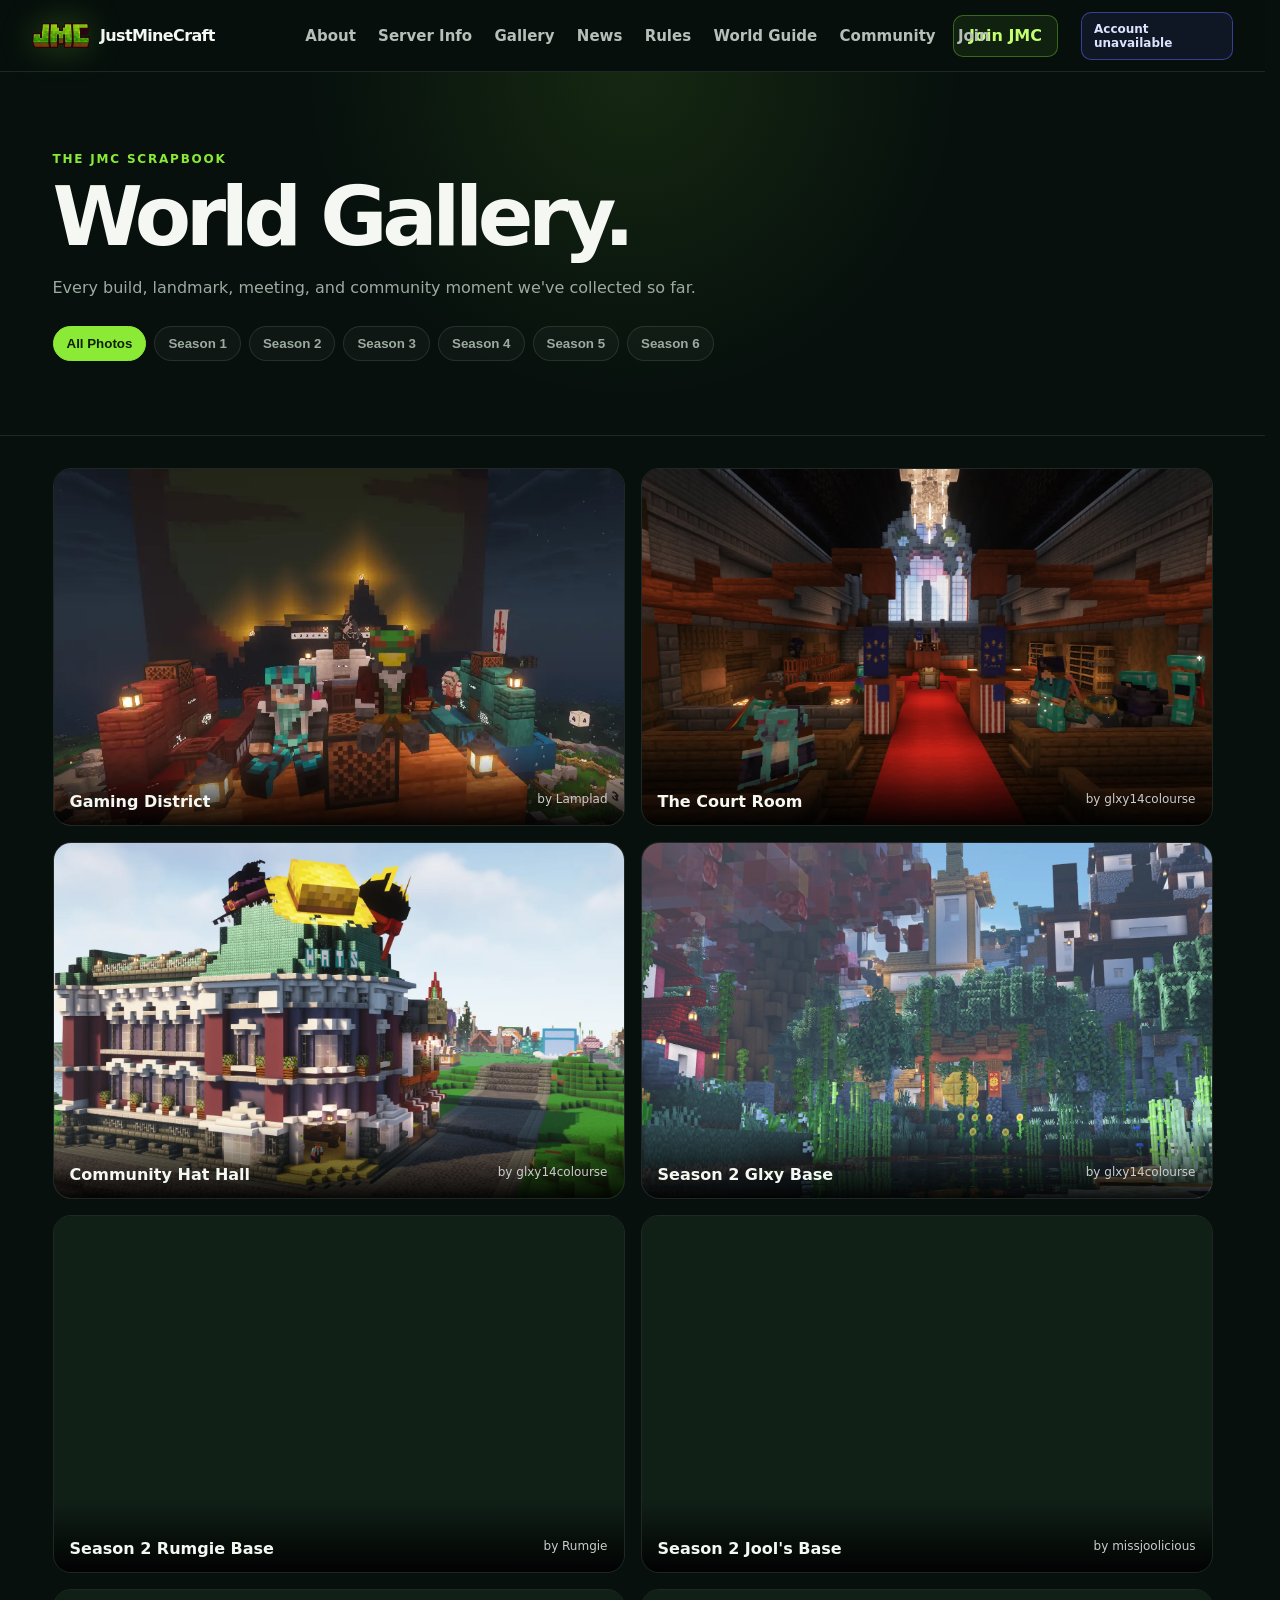
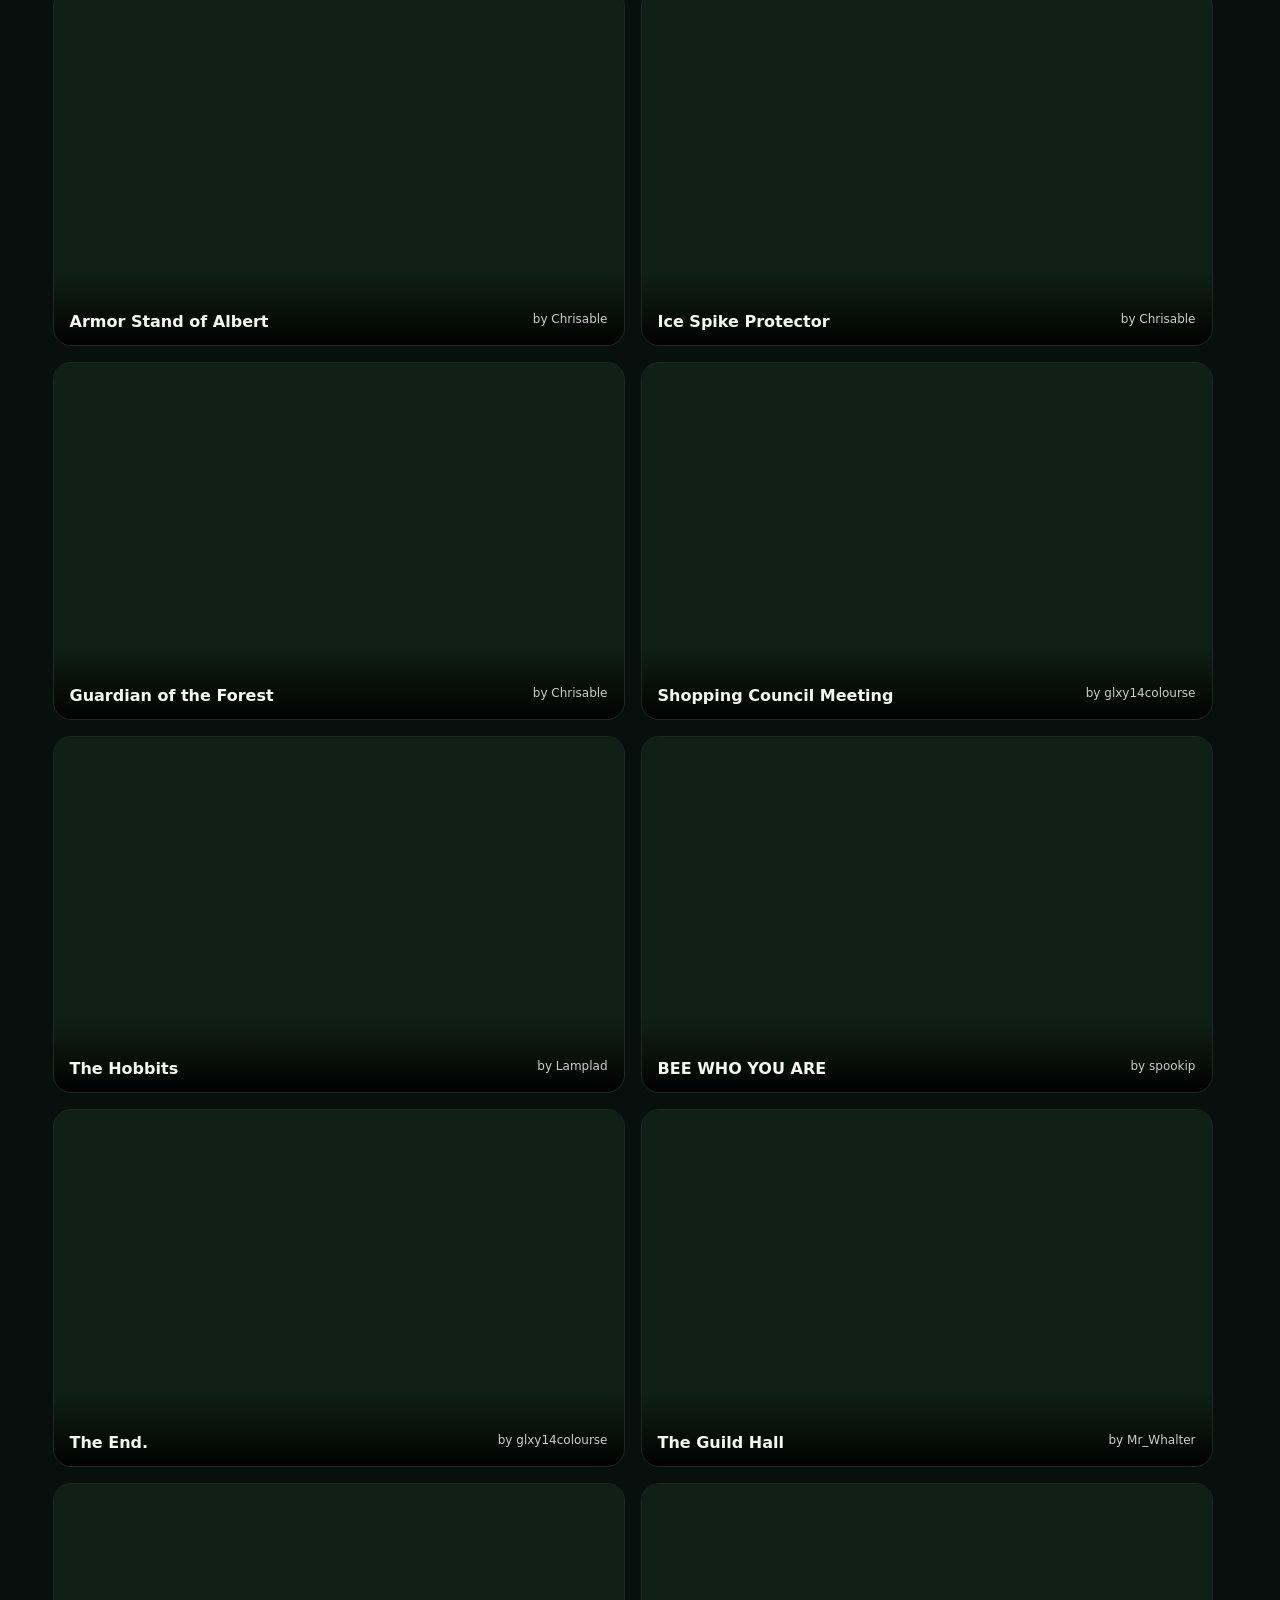
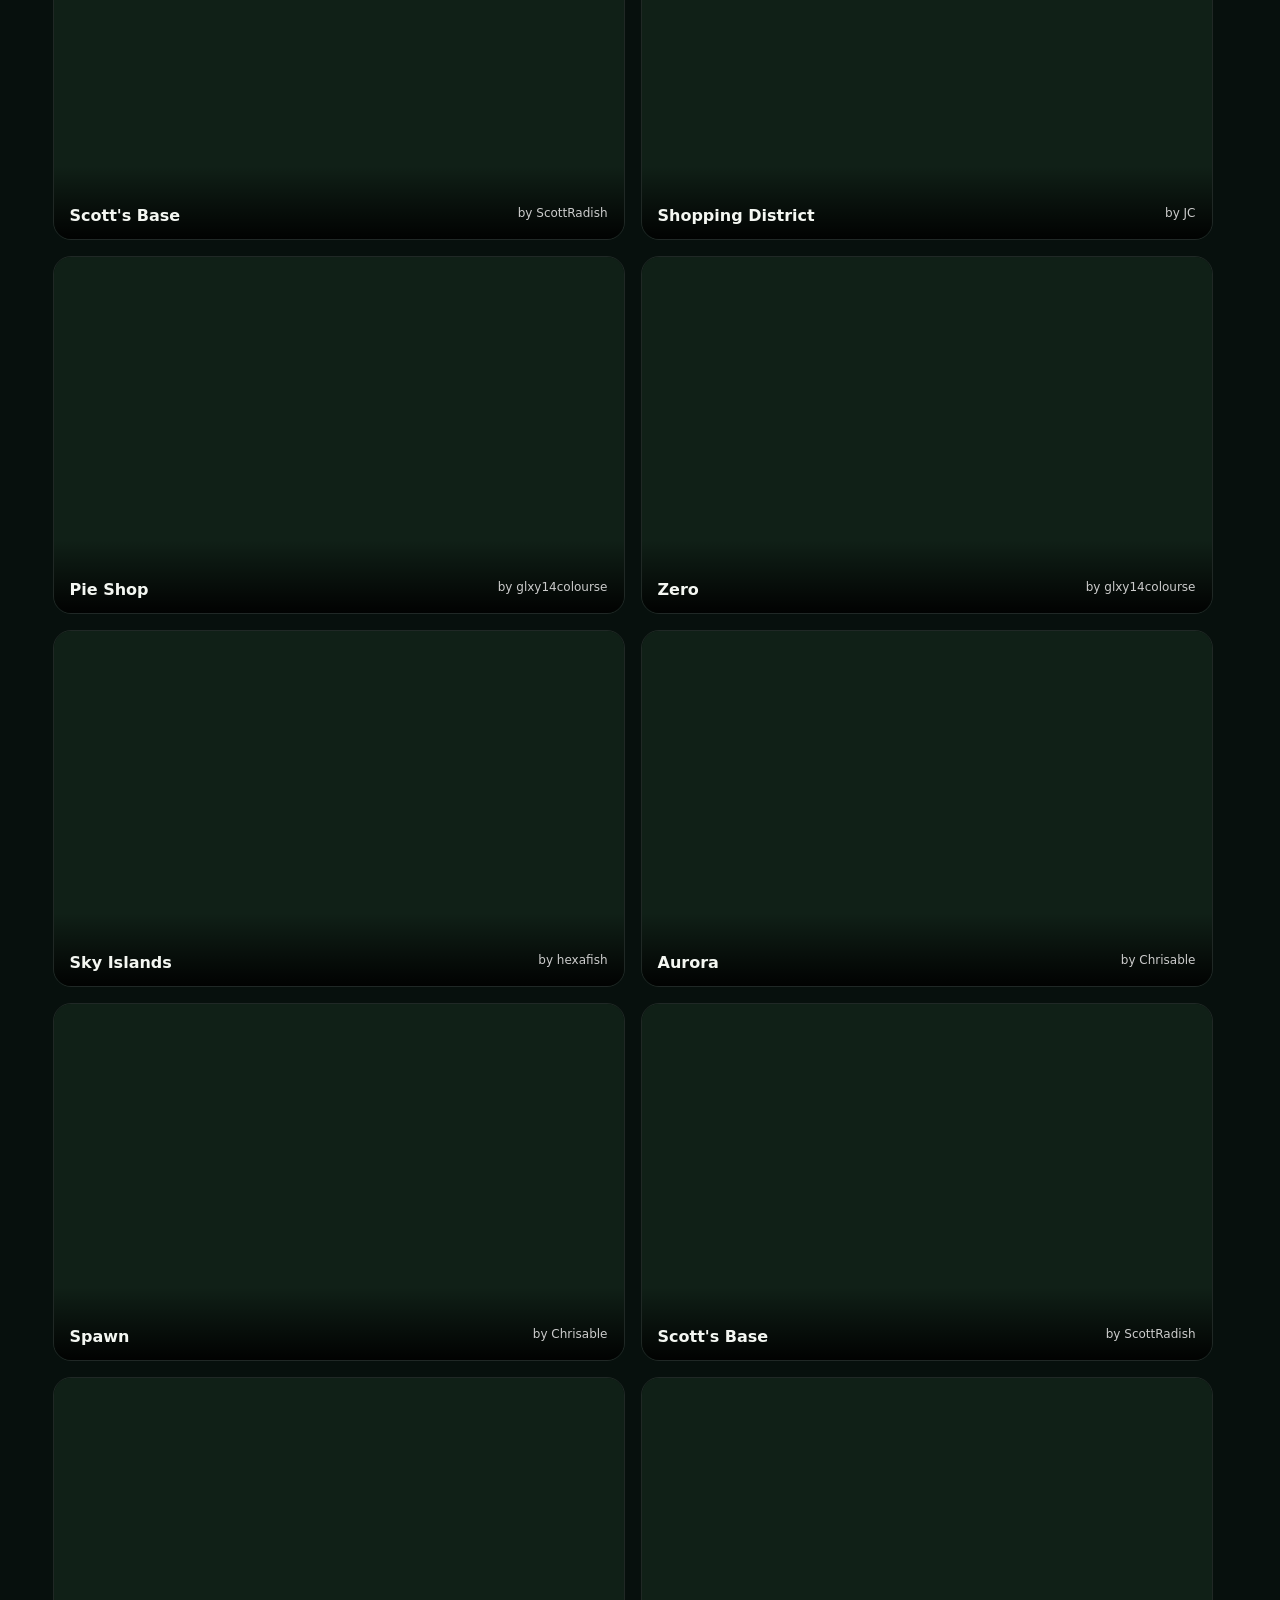
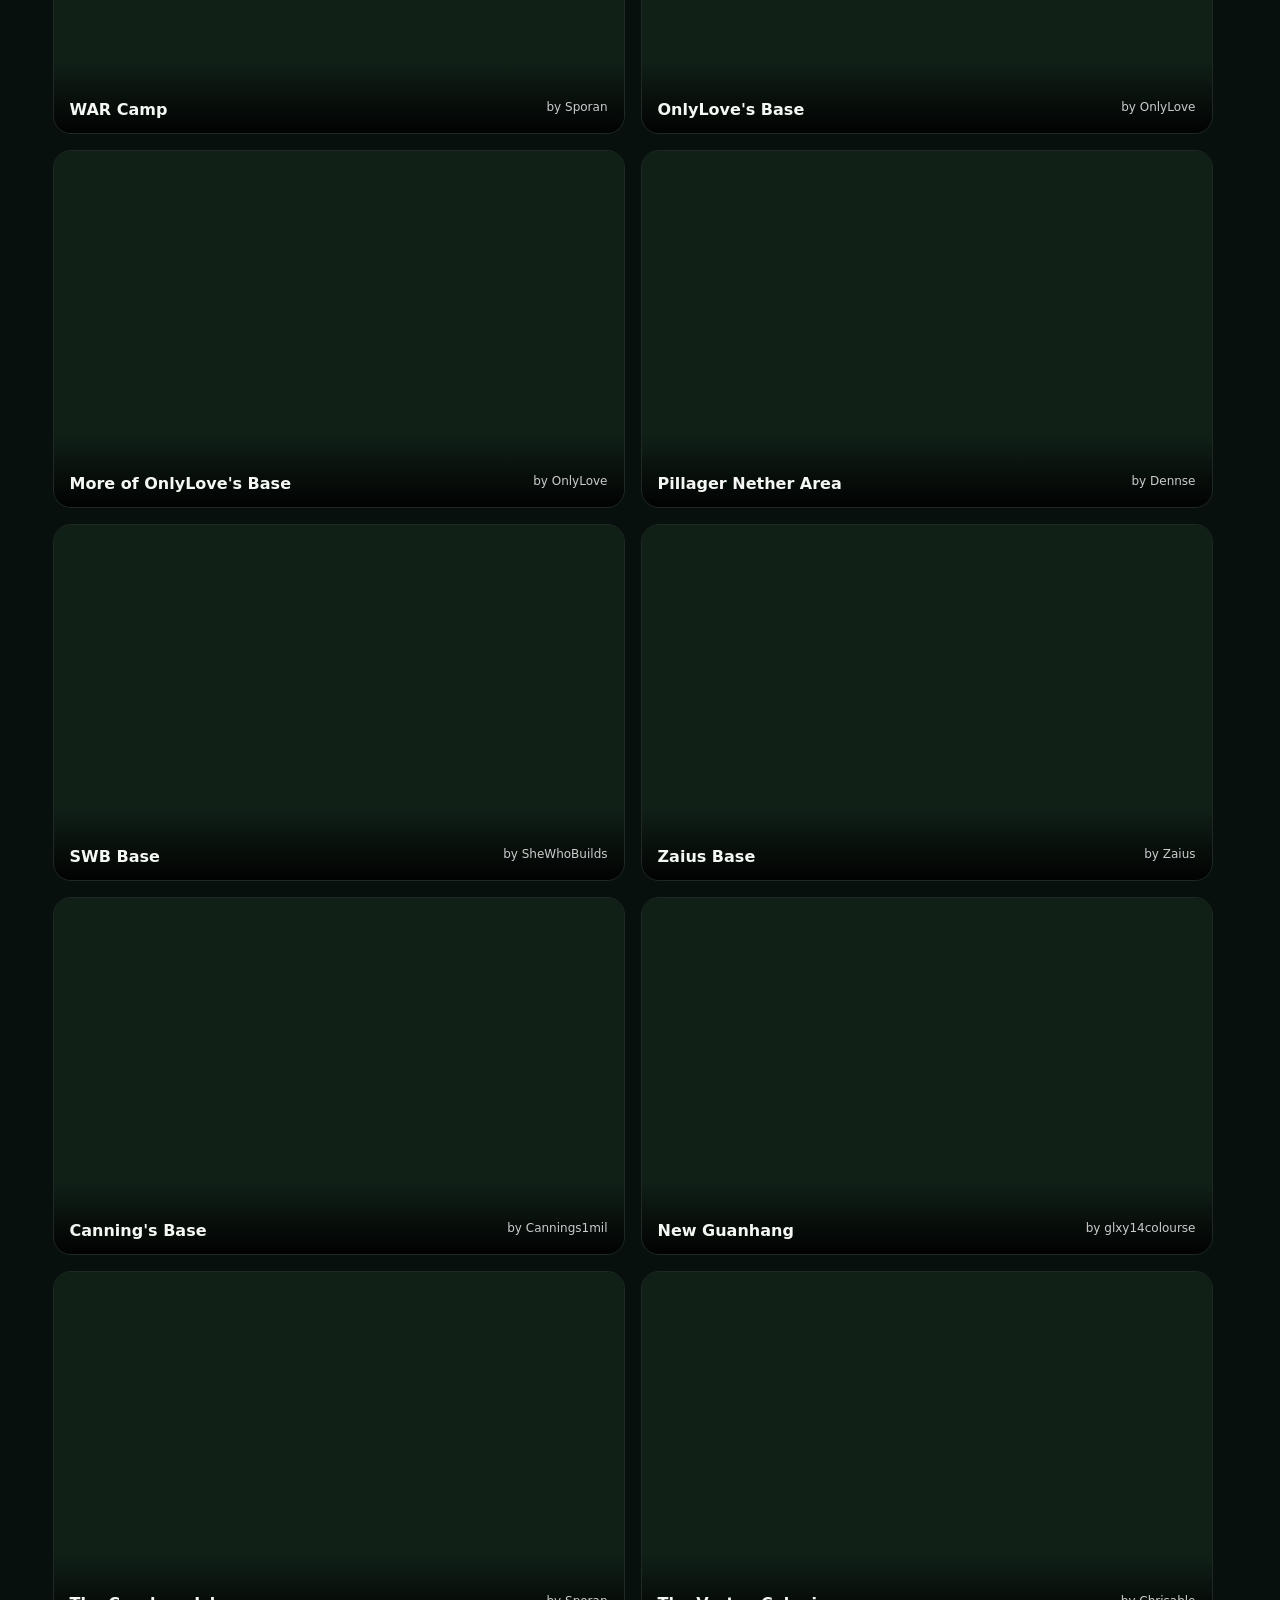
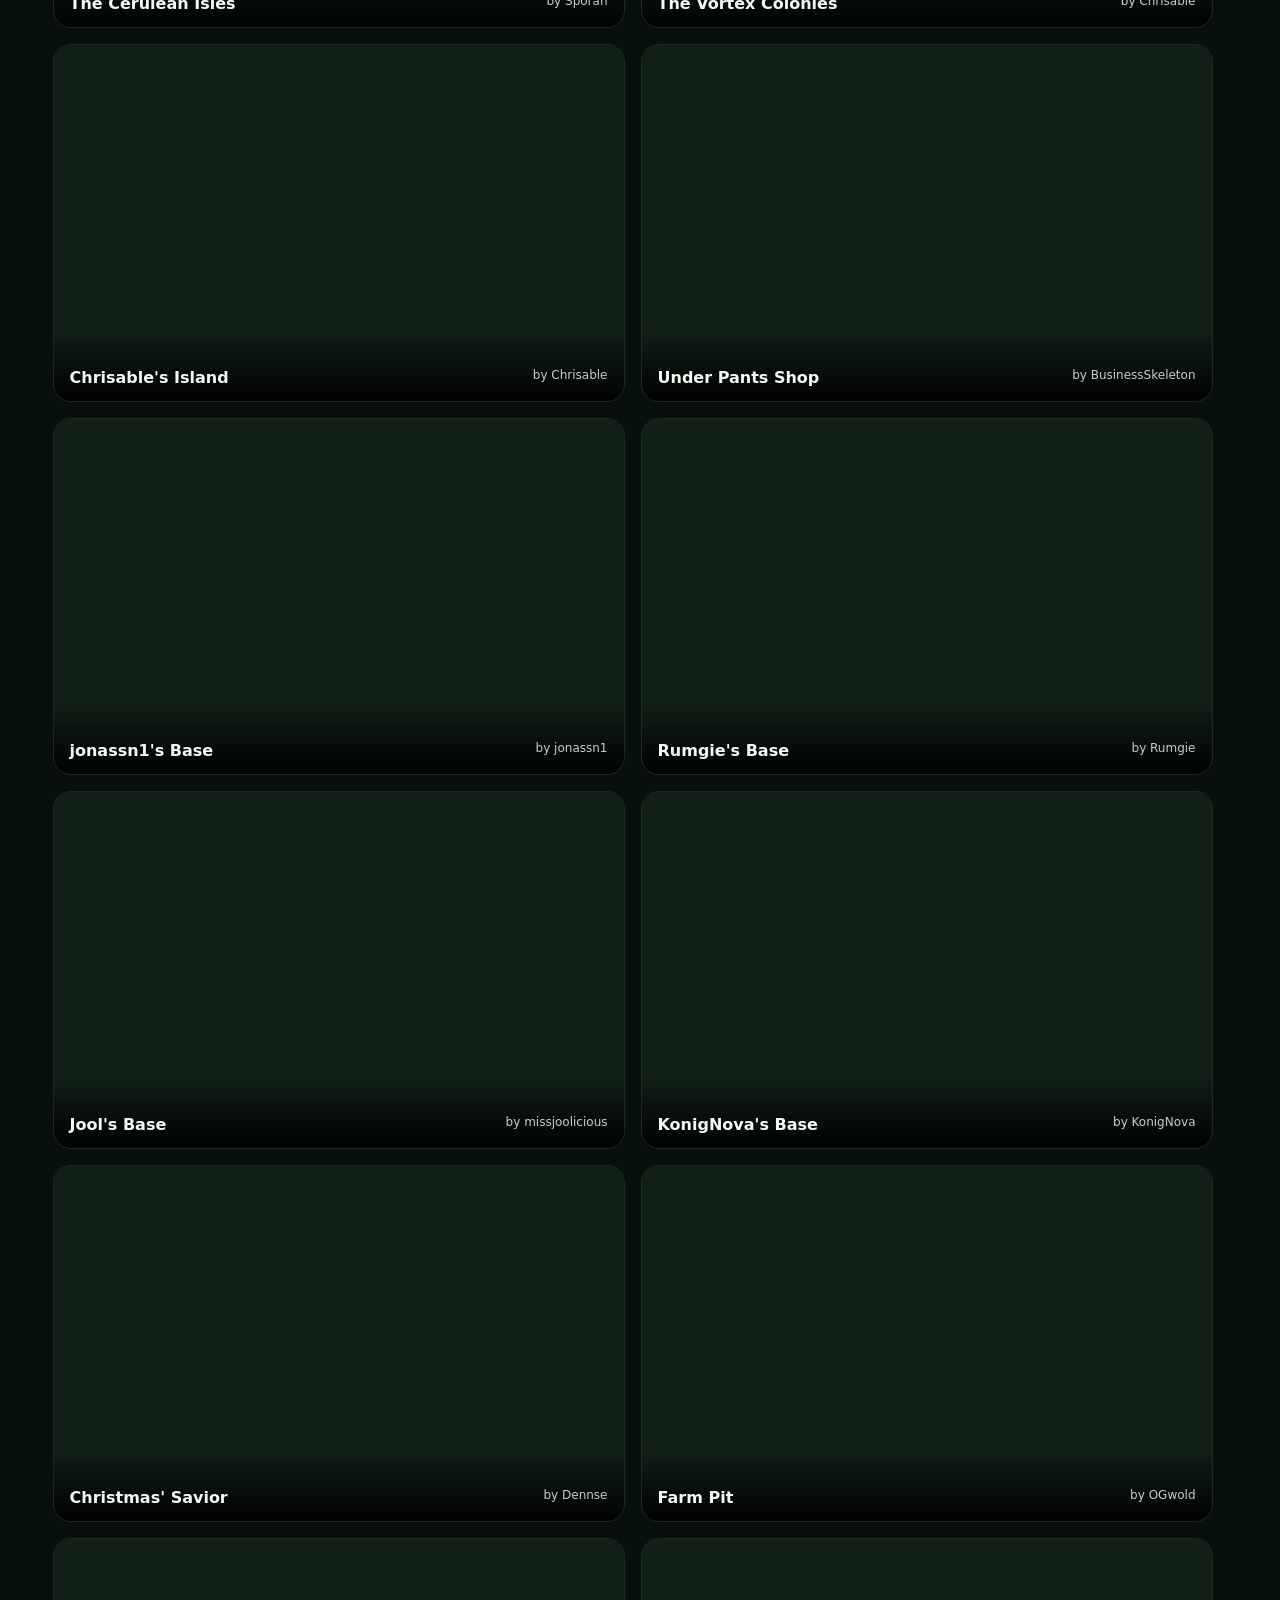
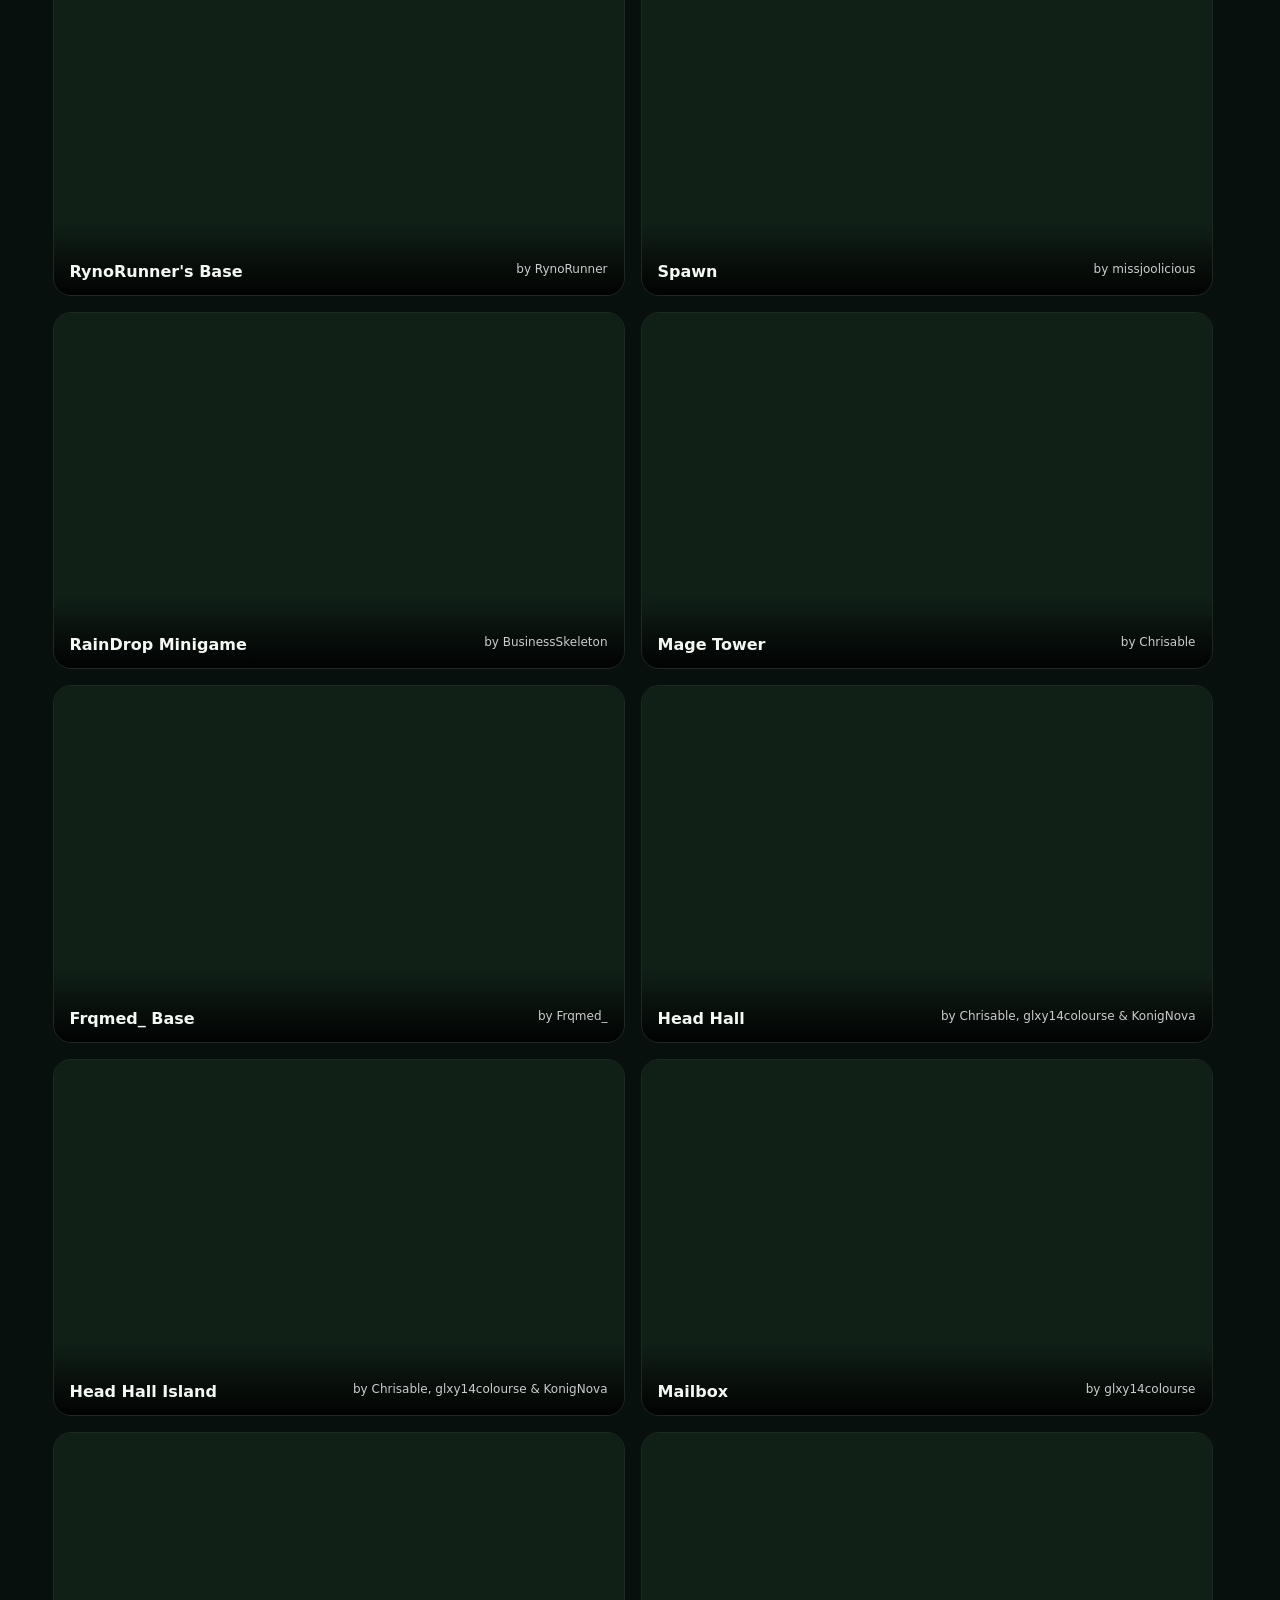
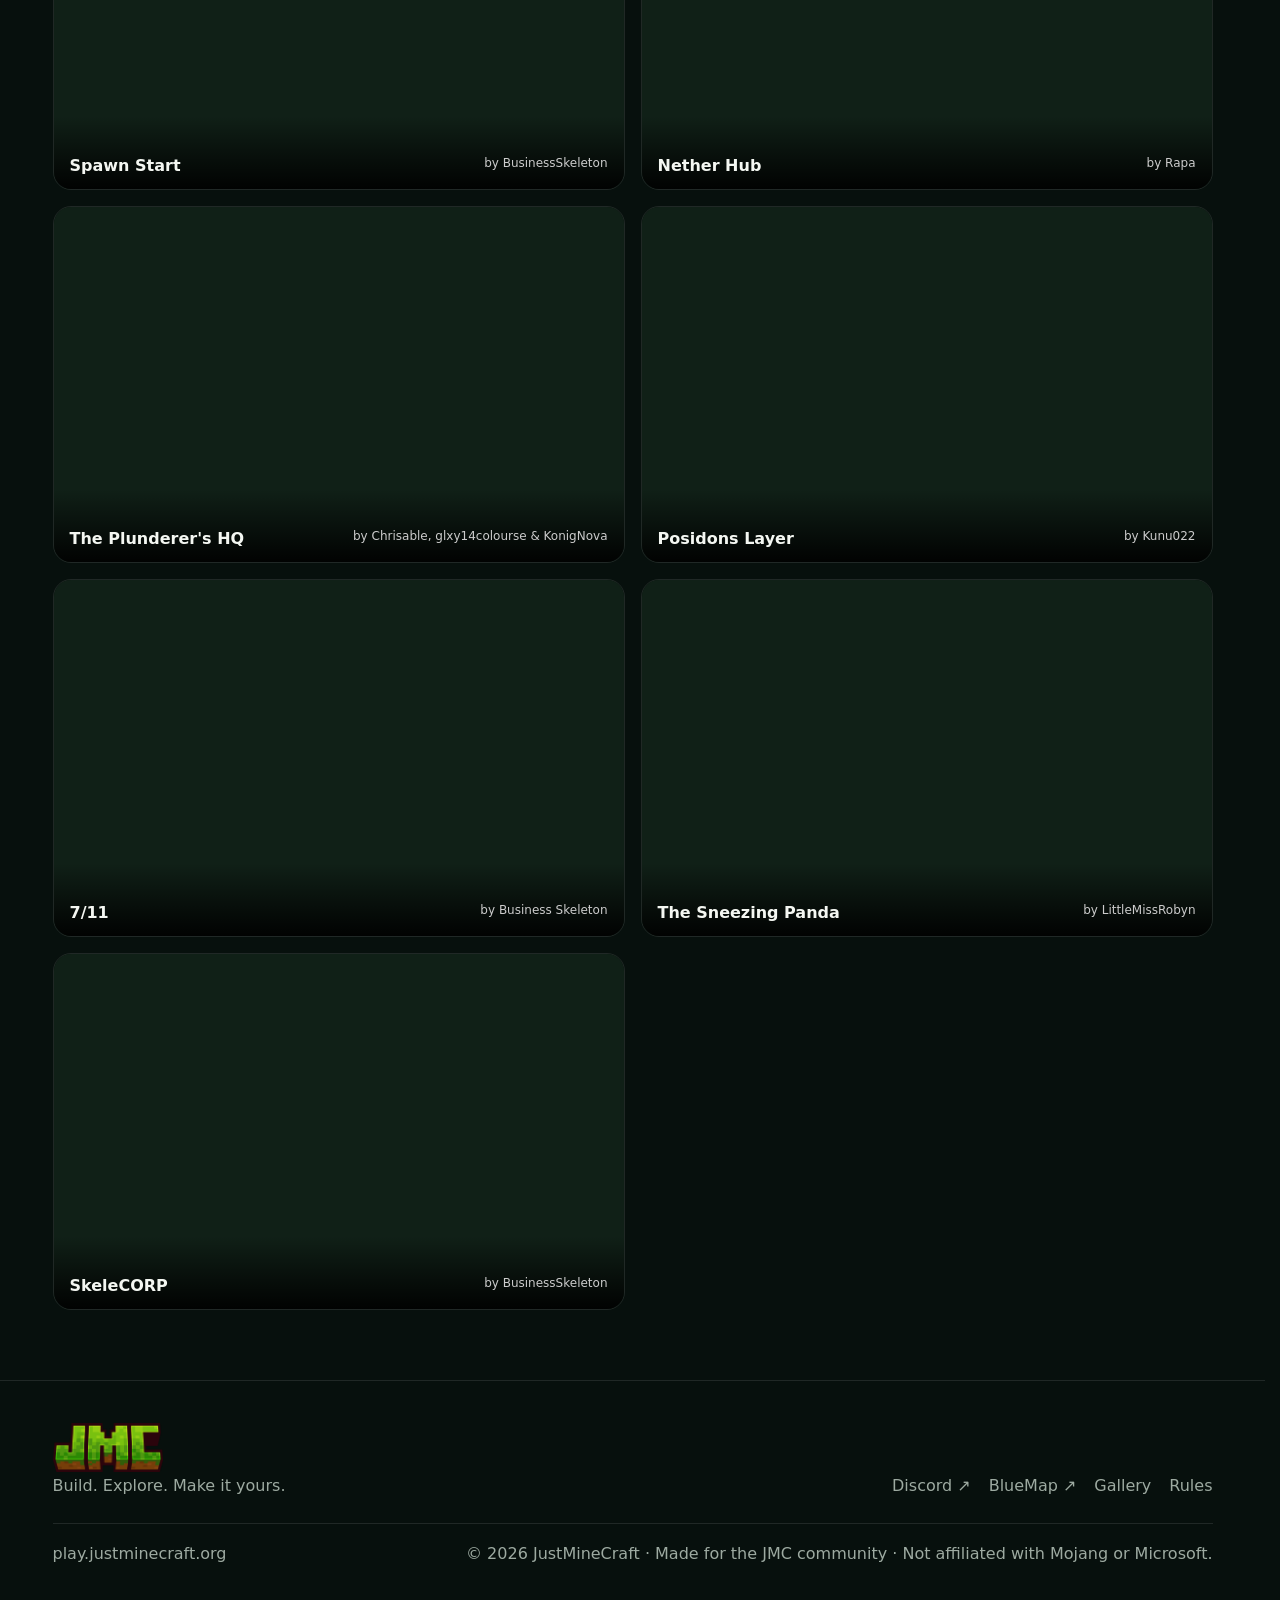
<file: gallery/index.html>
<!doctype html><html lang="en"><head><meta charset="utf-8"><meta name="viewport" content="width=device-width,initial-scale=1"><title>JustMineCraft</title><meta name="description" content="The full JustMineCraft community photo gallery."><meta property="og:image" content="https://justminecraft.org/assets/gaming-district.webp"><link rel="icon" href="/assets/server-iconSMP.png?v=2"><style>:root{--bg:#07100d;--text:#f4f7f2;--muted:#9daaa1;--line:rgba(255,255,255,.1);--green:#8bea35;--green2:#c4ff70;--max:1160px}*{box-sizing:border-box}body{margin:0;font-family:system-ui,sans-serif;background:var(--bg);color:var(--text)}a{color:inherit;text-decoration:none}.container{width:min(var(--max),calc(100% - 40px));margin:auto}header{position:sticky;top:0;z-index:20;background:#07100dee;border-bottom:1px solid var(--line)}.nav{height:72px;display:flex;align-items:center;justify-content:space-between}.brand{display:flex;align-items:center;gap:10px;font-weight:900}.brand img{width:58px}.links{display:flex;gap:20px;color:#b6c0b9;font-weight:800;font-size:14px}.cta,.btn{padding:10px 15px;border:1px solid #8bea3555;border-radius:10px;color:var(--green2);background:#8bea3512;font-weight:850}.hero{padding:80px 0 45px;background:radial-gradient(circle at 50% 0,#8bea351c,transparent 45%)}.kicker{color:var(--green);font-size:12px;font-weight:900;text-transform:uppercase;letter-spacing:.15em}h1{font-size:clamp(48px,7vw,82px);letter-spacing:-.065em;line-height:.95;margin:12px 0 18px}.lead{max-width:760px;color:var(--muted);line-height:1.7}.section{padding:70px 0;border-top:1px solid var(--line)}footer{padding:42px 0;border-top:1px solid var(--line);color:var(--muted)}@media(max-width:720px){.links{display:none}.container{width:calc(100% - 26px)}}</style><meta name="twitter:card" content="summary_large_image"><style id="gallery-unique-clean">
.filters{display:flex;gap:8px;flex-wrap:nowrap;margin:25px 0;max-width:100%;overflow-x:auto;padding-bottom:4px;scrollbar-width:none}.filters::-webkit-scrollbar{display:none}
.filters button{flex:0 0 auto;padding:9px 13px;border-radius:99px;border:1px solid var(--line);background:#ffffff08;color:var(--muted);font-weight:800}
.filters button.active{background:#8bea35!important;color:#102006!important;border-color:#8bea35!important}
.gallery-content{padding-top:32px!important}
</style><link rel="stylesheet" href="/assets/jmc-header.css?v=2"><link rel="stylesheet" href="/assets/jmc-footer.css?v=1"><link rel="stylesheet" href="/assets/jmc-site-ui.css?v=3"><link rel="stylesheet" href="/assets/jmc-page-transitions.css?v=4"><link rel="stylesheet" href="/assets/jmc-polish.css?v=2"></head><body><header class="nav"><div class="container nav-inner"><a class="brand" href="/"><span class="brand-mark"><img src="/assets/logo.png" alt="JMC"></span><span>JustMineCraft</span></a><nav class="nav-links"><a href="/#about">About</a><a href="/#info">Server Info</a><a href="/gallery/">Gallery</a><a href="/news/">News</a><a href="/rules/">Rules</a><a href="/world/">World Guide</a><a href="/community/">Community</a><a class="staff-nav-link" href="/staff/" hidden>Staff</a><a class="join-nav-link" href="/#join">Join</a></nav><button class="mobile-menu-btn" id="mobileMenuBtn" aria-label="Open navigation" aria-expanded="false">☰</button><div class="jmc-auth" id="jmcAuth"><a class="jmc-login" href="https://auth.justminecraft.org/login">Login with Discord</a><button class="jmc-user-btn" id="jmcUserBtn" type="button" aria-expanded="false"><img id="jmcUserAvatar" alt=""><span id="jmcUserName">Account</span></button><div class="jmc-account-menu" id="jmcAccountMenu"><div class="jmc-account-head"><img id="jmcMenuAvatar" alt=""><div><strong id="jmcMenuName">Discord User</strong><span id="jmcMenuUsername"></span></div></div><div class="jmc-account-roles" id="jmcAccountRoles"></div><a href="/#support">Vote for JMC</a><a href="http://play.justminecraft.org:8100/" target="_blank" rel="noopener">Open BlueMap ↗</a><a class="logout" href="https://auth.justminecraft.org/logout">Log Out</a></div></div><a class="nav-cta" id="jmcJoinCta" href="https://discord.gg/SxK7QYqeD7" target="_blank" rel="noopener">Join JMC</a></div></header><div class="mobile-drawer" id="mobileDrawer"><a href="/#about">About</a><a href="/#info">Server Info</a><a href="/gallery/">Gallery</a><a href="/news/">News</a><a href="/rules/">Rules</a><a href="/world/">World Guide</a><a href="/community/">Community</a><a class="staff-nav-link" href="/staff/" hidden>Staff</a><a class="join-nav-link" href="/#join">Join</a></div><style>.filters{display:flex;gap:8px;flex-wrap:wrap;margin:25px 0}.filters button{padding:9px 13px;border-radius:99px;border:1px solid var(--line);background:#ffffff08;color:var(--muted);font-weight:800}.grid{display:grid;grid-template-columns:repeat(2,1fr);gap:16px}.photo{position:relative;aspect-ratio:16/10;border-radius:18px;overflow:hidden;border:1px solid var(--line);cursor:pointer}.photo img{width:100%;height:100%;object-fit:cover}.photo div{position:absolute;inset:auto 0 0;padding:40px 16px 14px;background:linear-gradient(transparent,#000e);display:flex;justify-content:space-between}.photo span{color:#ccc;font-size:12px}.modal{position:fixed;inset:0;background:#000d;z-index:50;display:none;place-items:center;padding:20px}.modal.open{display:grid}.box{width:min(1000px,100%);background:#0e1d16;border:1px solid var(--line);border-radius:18px;padding:14px}.viewer{height:min(72vh,760px);display:flex;align-items:center;justify-content:center;background:#050906}.viewer img{max-width:100%;max-height:100%;width:auto;height:auto}@media(max-width:650px){.grid{grid-template-columns:1fr}}</style><main><section class="hero"><div class="container"><div class="kicker">The JMC Scrapbook</div><h1>World Gallery.</h1><p class="lead">Every build, landmark, meeting, and community moment we've collected so far.</p><div class="filters"><button class="active" data-f="all">All Photos</button><button data-f="season1">Season 1</button><button data-f="season2">Season 2</button><button data-f="season3">Season 3</button><button data-f="season4">Season 4</button><button data-f="season5">Season 5</button><button data-f="season6">Season 6</button></div></div></section><section class="section gallery-content"><div class="container"><div class="grid"><article class="photo" data-cat="season6" data-title="Gaming District" data-credit="Lamplad"><img src="/assets/gaming-district.webp" alt="Gaming District"><div><b>Gaming District</b><span>by Lamplad</span></div></article><article class="photo" data-cat="season6" data-title="The Court Room" data-credit="glxy14colourse"><img src="/assets/court-room.webp" alt="The Court Room"><div><b>The Court Room</b><span>by glxy14colourse</span></div></article><article class="photo" data-cat="season6" data-title="Community Hat Hall" data-credit="glxy14colourse"><img src="/assets/community-hat-hall.webp" alt="Community Hat Hall"><div><b>Community Hat Hall</b><span>by glxy14colourse</span></div></article><article class="photo" data-cat="season2" data-title="Season 2 Glxy Base" data-credit="glxy14colourse"><img src="/assets/glxy-base.webp" alt="Season 2 Glxy Base"><div><b>Season 2 Glxy Base</b><span>by glxy14colourse</span></div></article><article class="photo" data-cat="season2" data-title="Season 2 Rumgie Base" data-credit="Rumgie"><img src="/assets/rumgie-base.webp" alt="Season 2 Rumgie Base"><div><b>Season 2 Rumgie Base</b><span>by Rumgie</span></div></article><article class="photo" data-cat="season2" data-title="Season 2 Jool's Base" data-credit="missjoolicious"><img src="/assets/jools-base.webp" alt="Season 2 Jool's Base"><div><b>Season 2 Jool's Base</b><span>by missjoolicious</span></div></article><article class="photo" data-cat="season2" data-title="Armor Stand of Albert" data-credit="Chrisable"><img src="/assets/albert.webp" alt="Armor Stand of Albert"><div><b>Armor Stand of Albert</b><span>by Chrisable</span></div></article><article class="photo" data-cat="season2" data-title="Ice Spike Protector" data-credit="Chrisable"><img src="/assets/ice-spike-protector.webp" alt="Ice Spike Protector"><div><b>Ice Spike Protector</b><span>by Chrisable</span></div></article><article class="photo" data-cat="season2" data-title="Guardian of the Forest" data-credit="Chrisable"><img src="/assets/guardian-forest.webp" alt="Guardian of the Forest"><div><b>Guardian of the Forest</b><span>by Chrisable</span></div></article><article class="photo" data-cat="season6" data-title="Shopping Council Meeting" data-credit="glxy14colourse"><img src="/assets/shopping-council-meeting.png" alt="Shopping Council Meeting"><div><b>Shopping Council Meeting</b><span>by glxy14colourse</span></div></article><article class="photo" data-cat="season6" data-title="The Hobbits" data-credit="Lamplad"><img src="/assets/the-hobbits.png" alt="The Hobbits"><div><b>The Hobbits</b><span>by Lamplad</span></div></article><article class="photo" data-cat="season6" data-title="BEE WHO YOU ARE" data-credit="spookip"><img src="/assets/bee-who-you-are.png" alt="BEE WHO YOU ARE"><div><b>BEE WHO YOU ARE</b><span>by spookip</span></div></article><article class="photo" data-cat="season6" data-title="The End." data-credit="glxy14colourse"><img src="/assets/the-end.png" alt="The End."><div><b>The End.</b><span>by glxy14colourse</span></div></article><article class="photo" data-cat="season6" data-title="The Guild Hall" data-credit="Mr_Whalter"><img src="/assets/the-guild-hall.png" alt="The Guild Hall"><div><b>The Guild Hall</b><span>by Mr_Whalter</span></div></article><article class="photo" data-cat="season1" data-title="Scott's Base" data-credit="ScottRadish"><img src="/assets/s1-scotts-base.png" alt="Scott's Base" loading="lazy" decoding="async"><div><b>Scott's Base</b><span>by ScottRadish</span></div></article><article class="photo" data-cat="season1" data-title="Shopping District" data-credit="JC"><img src="/assets/s1-shopping-district.png" alt="Shopping District" loading="lazy" decoding="async"><div><b>Shopping District</b><span>by JC</span></div></article><article class="photo" data-cat="season1" data-title="Pie Shop" data-credit="glxy14colourse"><img src="/assets/s1-pie-shop.png" alt="Pie Shop" loading="lazy" decoding="async"><div><b>Pie Shop</b><span>by glxy14colourse</span></div></article><article class="photo" data-cat="season1" data-title="Zero" data-credit="glxy14colourse"><img src="/assets/s1-zero.png" alt="Zero" loading="lazy" decoding="async"><div><b>Zero</b><span>by glxy14colourse</span></div></article><article class="photo" data-cat="season1" data-title="Sky Islands" data-credit="hexafish"><img src="/assets/s1-sky-islands.png" alt="Sky Islands" loading="lazy" decoding="async"><div><b>Sky Islands</b><span>by hexafish</span></div></article><article class="photo" data-cat="season1" data-title="Aurora" data-credit="Chrisable"><img src="/assets/s1-aurora.png" alt="Aurora" loading="lazy" decoding="async"><div><b>Aurora</b><span>by Chrisable</span></div></article><article class="photo" data-cat="season2" data-title="Spawn" data-credit="Chrisable"><img src="/assets/s2-spawn.png" alt="Spawn" loading="lazy" decoding="async"><div><b>Spawn</b><span>by Chrisable</span></div></article><article class="photo" data-cat="season2" data-title="Scott's Base" data-credit="ScottRadish"><img src="/assets/s2-scotts-base.png" alt="Scott's Base" loading="lazy" decoding="async"><div><b>Scott's Base</b><span>by ScottRadish</span></div></article><article class="photo" data-cat="season2" data-title="WAR Camp" data-credit="Sporan"><img src="/assets/s2-war-camp.png" alt="WAR Camp" loading="lazy" decoding="async"><div><b>WAR Camp</b><span>by Sporan</span></div></article><article class="photo" data-cat="season2" data-title="OnlyLove's Base" data-credit="OnlyLove"><img src="/assets/s2-onlyloves-base.png" alt="OnlyLove's Base" loading="lazy" decoding="async"><div><b>OnlyLove's Base</b><span>by OnlyLove</span></div></article><article class="photo" data-cat="season2" data-title="More of OnlyLove's Base" data-credit="OnlyLove"><img src="/assets/s2-more-onlyloves-base.png" alt="More of OnlyLove's Base" loading="lazy" decoding="async"><div><b>More of OnlyLove's Base</b><span>by OnlyLove</span></div></article><article class="photo" data-cat="season2" data-title="Pillager Nether Area" data-credit="Dennse"><img src="/assets/s2-pillager-nether-area.png" alt="Pillager Nether Area" loading="lazy" decoding="async"><div><b>Pillager Nether Area</b><span>by Dennse</span></div></article><article class="photo" data-cat="season2" data-title="SWB Base" data-credit="SheWhoBuilds"><img src="/assets/s2-swb-base.png" alt="SWB Base" loading="lazy" decoding="async"><div><b>SWB Base</b><span>by SheWhoBuilds</span></div></article><article class="photo" data-cat="season2" data-title="Zaius Base" data-credit="Zaius"><img src="/assets/s2-zaius-base.png" alt="Zaius Base" loading="lazy" decoding="async"><div><b>Zaius Base</b><span>by Zaius</span></div></article><article class="photo" data-cat="season2" data-title="Canning's Base" data-credit="Cannings1mil"><img src="/assets/s2-cannings-base.png" alt="Canning's Base" loading="lazy" decoding="async"><div><b>Canning's Base</b><span>by Cannings1mil</span></div></article><article class="photo" data-cat="season2" data-title="New Guanhang" data-credit="glxy14colourse"><img src="/assets/s2-new-guanhang.png" alt="New Guanhang" loading="lazy" decoding="async"><div><b>New Guanhang</b><span>by glxy14colourse</span></div></article><article class="photo" data-cat="season2" data-title="The Cerulean Isles" data-credit="Sporan"><img src="/assets/s2-cerulean-isles.png" alt="The Cerulean Isles" loading="lazy" decoding="async"><div><b>The Cerulean Isles</b><span>by Sporan</span></div></article><article class="photo" data-cat="season2" data-title="The Vortex Colonies" data-credit="Chrisable"><img src="/assets/s2-vortex-colonies.png" alt="The Vortex Colonies" loading="lazy" decoding="async"><div><b>The Vortex Colonies</b><span>by Chrisable</span></div></article><article class="photo" data-cat="season3" data-title="Chrisable's Island" data-credit="Chrisable"><img src="/assets/s3-chrisables-island.png" alt="Chrisable's Island" loading="lazy" decoding="async"><div><b>Chrisable's Island</b><span>by Chrisable</span></div></article><article class="photo" data-cat="season3" data-title="Under Pants Shop" data-credit="BusinessSkeleton"><img src="/assets/s3-under-pants-shop.png" alt="Under Pants Shop" loading="lazy" decoding="async"><div><b>Under Pants Shop</b><span>by BusinessSkeleton</span></div></article><article class="photo" data-cat="season3" data-title="jonassn1's Base" data-credit="jonassn1"><img src="/assets/s3-jonassn1-base.png" alt="jonassn1's Base" loading="lazy" decoding="async"><div><b>jonassn1's Base</b><span>by jonassn1</span></div></article><article class="photo" data-cat="season3" data-title="Rumgie's Base" data-credit="Rumgie"><img src="/assets/s3-rumgies-base.png" alt="Rumgie's Base" loading="lazy" decoding="async"><div><b>Rumgie's Base</b><span>by Rumgie</span></div></article><article class="photo" data-cat="season3" data-title="Jool's Base" data-credit="missjoolicious"><img src="/assets/s3-jools-base.png" alt="Jool's Base" loading="lazy" decoding="async"><div><b>Jool's Base</b><span>by missjoolicious</span></div></article><article class="photo" data-cat="season3" data-title="KonigNova's Base" data-credit="KonigNova"><img src="/assets/s3-konignova-base.png" alt="KonigNova's Base" loading="lazy" decoding="async"><div><b>KonigNova's Base</b><span>by KonigNova</span></div></article><article class="photo" data-cat="season3" data-title="Christmas' Savior" data-credit="Dennse"><img src="/assets/s3-christmas-savior.png" alt="Christmas' Savior" loading="lazy" decoding="async"><div><b>Christmas' Savior</b><span>by Dennse</span></div></article><article class="photo" data-cat="season3" data-title="Farm Pit" data-credit="OGwold"><img src="/assets/s3-farm-pit.png" alt="Farm Pit" loading="lazy" decoding="async"><div><b>Farm Pit</b><span>by OGwold</span></div></article><article class="photo" data-cat="season3" data-title="RynoRunner's Base" data-credit="RynoRunner"><img src="/assets/s3-rynorunners-base.png" alt="RynoRunner's Base" loading="lazy" decoding="async"><div><b>RynoRunner's Base</b><span>by RynoRunner</span></div></article><article class="photo" data-cat="season3" data-title="Spawn" data-credit="missjoolicious"><img src="/assets/s3-spawn.png" alt="Spawn" loading="lazy" decoding="async"><div><b>Spawn</b><span>by missjoolicious</span></div></article><article class="photo" data-cat="season3" data-title="RainDrop Minigame" data-credit="BusinessSkeleton"><img src="/assets/s3-raindrop-minigame.png" alt="RainDrop Minigame" loading="lazy" decoding="async"><div><b>RainDrop Minigame</b><span>by BusinessSkeleton</span></div></article><article class="photo" data-cat="season4" data-title="Mage Tower" data-credit="Chrisable"><img src="/assets/s4-mage-tower.png" alt="Mage Tower" loading="lazy" decoding="async"><div><b>Mage Tower</b><span>by Chrisable</span></div></article><article class="photo" data-cat="season4" data-title="Frqmed_ Base" data-credit="Frqmed_"><img src="/assets/s4-frqmed-base.png" alt="Frqmed_ Base" loading="lazy" decoding="async"><div><b>Frqmed_ Base</b><span>by Frqmed_</span></div></article><article class="photo" data-cat="season4" data-title="Head Hall" data-credit="Chrisable, glxy14colourse &amp; KonigNova"><img src="/assets/s4-head-hall.png" alt="Head Hall" loading="lazy" decoding="async"><div><b>Head Hall</b><span>by Chrisable, glxy14colourse &amp; KonigNova</span></div></article><article class="photo" data-cat="season4" data-title="Head Hall Island" data-credit="Chrisable, glxy14colourse &amp; KonigNova"><img src="/assets/s4-head-hall-island.png" alt="Head Hall Island" loading="lazy" decoding="async"><div><b>Head Hall Island</b><span>by Chrisable, glxy14colourse &amp; KonigNova</span></div></article><article class="photo" data-cat="season4" data-title="Mailbox" data-credit="glxy14colourse"><img src="/assets/s4-mailbox.png" alt="Mailbox" loading="lazy" decoding="async"><div><b>Mailbox</b><span>by glxy14colourse</span></div></article><article class="photo" data-cat="season4" data-title="Spawn Start" data-credit="BusinessSkeleton"><img src="/assets/s4-spawn-start.png" alt="Spawn Start" loading="lazy" decoding="async"><div><b>Spawn Start</b><span>by BusinessSkeleton</span></div></article><article class="photo" data-cat="season4" data-title="Nether Hub" data-credit="Rapa"><img src="/assets/s4-nether-hub.png" alt="Nether Hub" loading="lazy" decoding="async"><div><b>Nether Hub</b><span>by Rapa</span></div></article><article class="photo" data-cat="season4" data-title="The Plunderer's HQ" data-credit="Chrisable, glxy14colourse &amp; KonigNova"><img src="/assets/s4-plunderers-hq.png" alt="The Plunderer's HQ" loading="lazy" decoding="async"><div><b>The Plunderer's HQ</b><span>by Chrisable, glxy14colourse &amp; KonigNova</span></div></article><article class="photo" data-cat="season5" data-title="Posidons Layer" data-credit="Kunu022"><img src="/assets/s5-posidons-layer.png" alt="Posidons Layer" loading="lazy" decoding="async"><div><b>Posidons Layer</b><span>by Kunu022</span></div></article><article class="photo" data-cat="season5" data-title="7/11" data-credit="Business Skeleton"><img src="/assets/s5-7-11.png" alt="7/11" loading="lazy" decoding="async"><div><b>7/11</b><span>by Business Skeleton</span></div></article><article class="photo" data-cat="season5" data-title="The Sneezing Panda" data-credit="LittleMissRobyn"><img src="/assets/s5-sneezing-panda.png" alt="The Sneezing Panda" loading="lazy" decoding="async"><div><b>The Sneezing Panda</b><span>by LittleMissRobyn</span></div></article><article class="photo" data-cat="season5" data-title="SkeleCORP" data-credit="BusinessSkeleton"><img src="/assets/s5-skelecorp.png" alt="SkeleCORP" loading="lazy" decoding="async"><div><b>SkeleCORP</b><span>by BusinessSkeleton</span></div></article></div></div></div></section><div class="modal" id="modal"><div class="box"><button id="close" style="float:right">×</button><div class="viewer"><img id="big" decoding="async" alt="Selected JMC screenshot"></div><h2 id="title"></h2><p id="credit" class="lead"></p><p id="seasonMeta" class="lead" style="font-size:12px"></p></div></div><script>const ps=[...document.querySelectorAll('.photo')],bs=[...document.querySelectorAll('.filters button')],m=document.getElementById('modal');bs.forEach(b=>b.onclick=()=>{bs.forEach(x=>x.classList.remove('active'));b.classList.add('active');ps.forEach(p=>p.style.display=b.dataset.f==='all'||p.dataset.cat===b.dataset.f?'':'none')});ps.forEach(p=>p.onclick=()=>{big.src=p.querySelector('img').src;title.textContent=p.dataset.title;credit.textContent='Screenshot by '+p.dataset.credit;const s=(p.dataset.cat||'').replace('season','Season ');document.getElementById('seasonMeta').textContent=s;m.classList.add('open')});close.onclick=()=>m.classList.remove('open');m.onclick=e=>{if(e.target===m)m.classList.remove('open')}</script><footer class="footer"><div class="container">
  <div class="footer-inner"><div><img src="/assets/logo.png" alt="JMC" style="width:110px;height:auto"><br><span>Build. Explore. Make it yours.</span></div>
  <div class="info-links"><a href="https://discord.gg/SxK7QYqeD7" target="_blank" rel="noopener">Discord ↗</a><a href="http://play.justminecraft.org:8100/" target="_blank" rel="noopener">BlueMap ↗</a><a href="/gallery/">Gallery</a><a href="/rules/">Rules</a></div></div>
  <div style="margin-top:28px;padding-top:20px;border-top:1px solid var(--line);display:flex;justify-content:space-between;gap:20px;flex-wrap:wrap"><span>play.justminecraft.org</span><span>© 2026 JustMineCraft · Made for the JMC community · Not affiliated with Mojang or Microsoft.</span></div>
</div></footer><script id="homepage-header-menu">const hmb=document.getElementById('mobileMenuBtn'),hmd=document.getElementById('mobileDrawer');if(hmb&&hmd){hmb.onclick=()=>{const o=hmd.classList.toggle('open');hmb.setAttribute('aria-expanded',String(o));hmb.textContent=o?'×':'☰'};hmd.querySelectorAll('a').forEach(a=>a.onclick=()=>{hmd.classList.remove('open');hmb.setAttribute('aria-expanded','false');hmb.textContent='☰'})}</script><script src="/assets/jmc-auth.js?v=5"></script><script src="/assets/jmc-presence.js?v=3"></script></body></html>
</file>
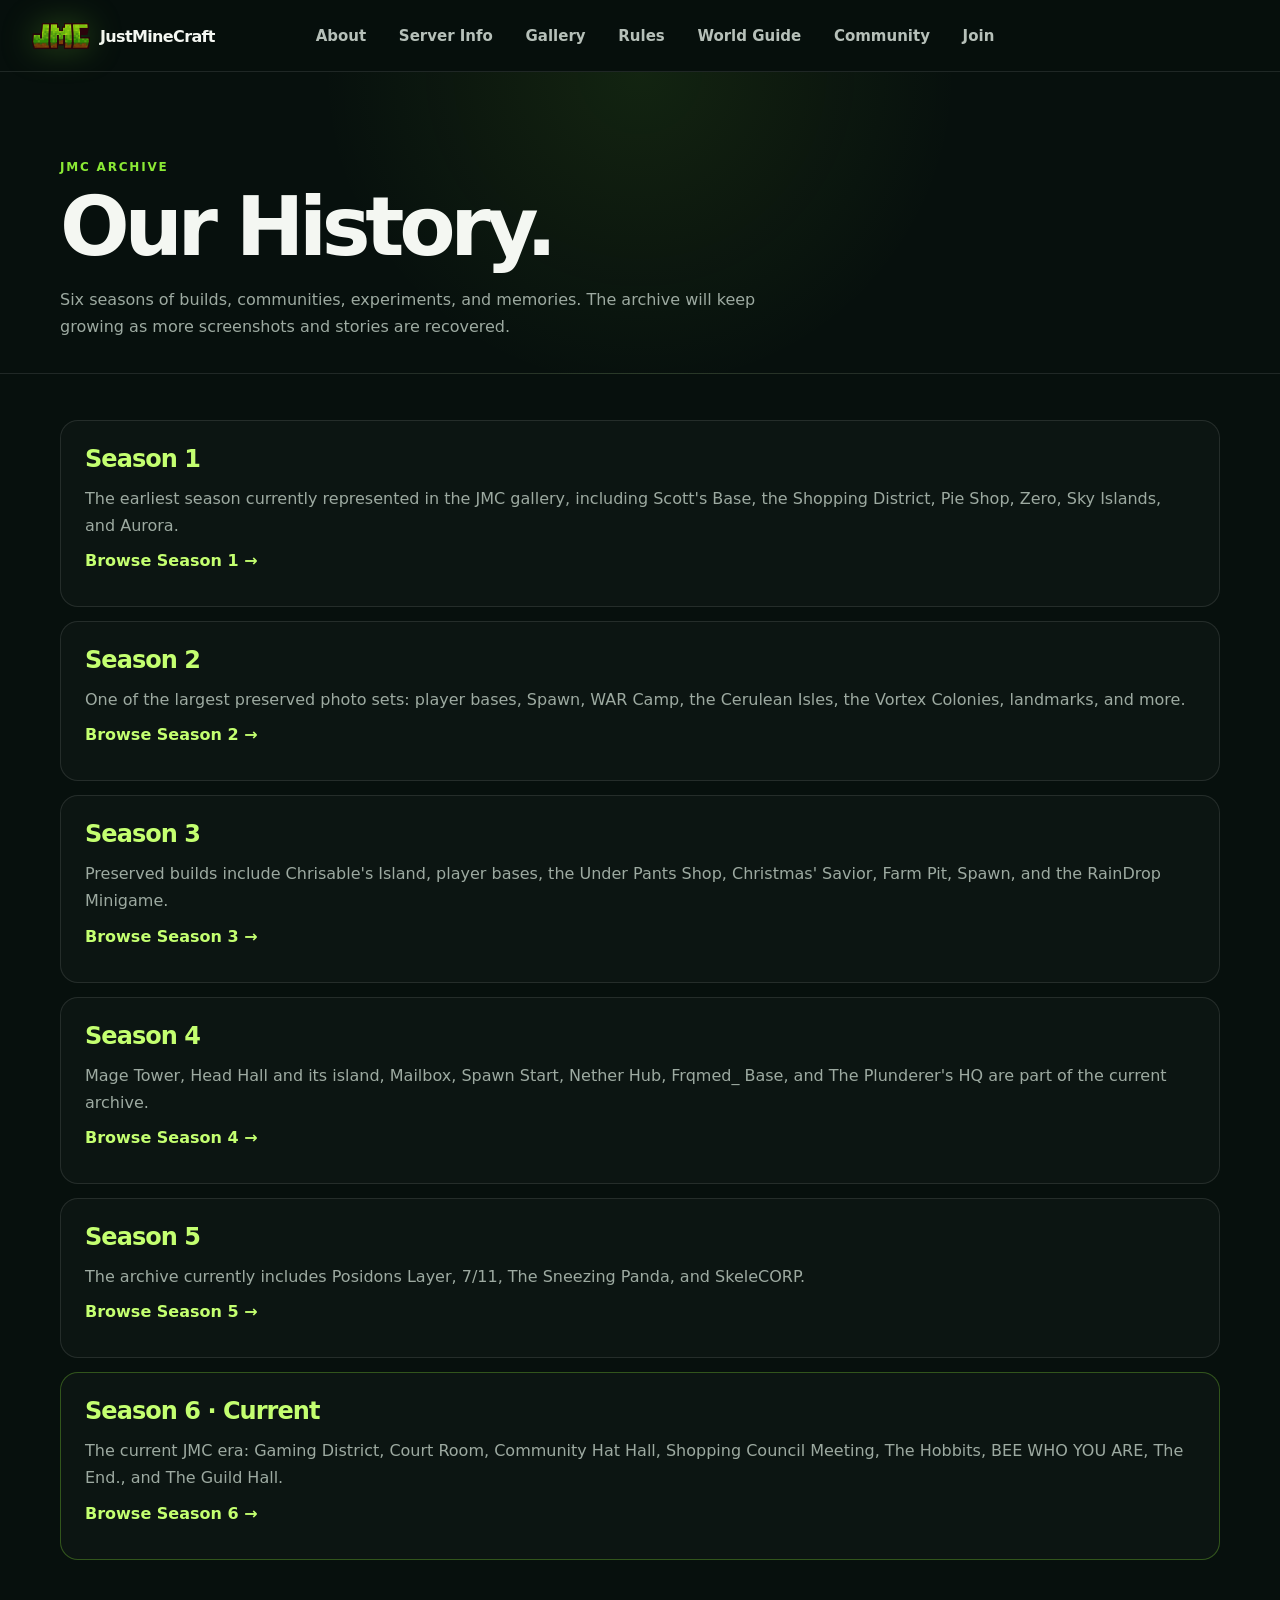
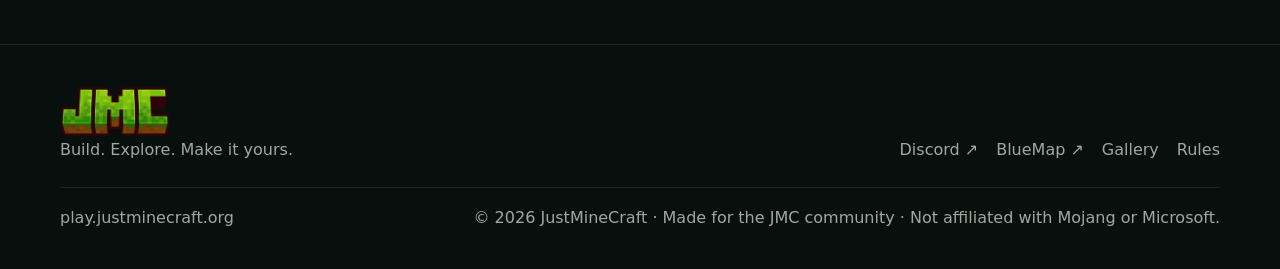
<file: history/index.html>
<!doctype html><html><head><meta charset="utf-8"><meta name="viewport" content="width=device-width,initial-scale=1"><link rel="icon" href="/assets/server-iconSMP.png?v=2"><title>JustMineCraft</title><meta name="twitter:card" content="summary_large_image"><link rel="stylesheet" href="/assets/jmc-header.css?v=2"><style id="history-page-layout">
:root{--bg:#07100d;--text:#f4f7f2;--muted:#9daaa1;--line:rgba(255,255,255,.1);--green:#8bea35;--green2:#c4ff70;--max:1160px}
*{box-sizing:border-box}
html,body{max-width:100%;overflow-x:hidden}
body{margin:0;background:var(--bg);color:var(--text);font-family:system-ui,sans-serif}
a{color:inherit;text-decoration:none}
main{width:100%;background:var(--bg)}
main>.hero{padding:88px 0 32px;background:var(--bg);border-bottom:1px solid var(--line)}
main>.hero>.container,main>.section>.container{width:min(var(--max),calc(100% - 40px));max-width:var(--max);margin:0 auto}
main>.hero .kicker{margin:0 0 14px;color:var(--green);font-size:12px;font-weight:900;line-height:1.2;letter-spacing:.15em;text-transform:uppercase}
main>.hero h1{margin:0 0 20px;font-size:clamp(48px,7vw,82px);line-height:.95;letter-spacing:-.065em}
main>.hero .lead{margin:0;max-width:760px;color:var(--muted);line-height:1.7}
main>.section{padding:32px 0 70px}
.card{border:1px solid var(--line);border-radius:18px;padding:24px;margin:14px 0;background:#ffffff06;color:var(--text)}
.card h2{color:var(--green2);margin:0 0 12px;font-size:24px;letter-spacing:-.04em}
.card .lead{color:var(--muted);line-height:1.7}
.card p{margin:0 0 12px}
.card a{color:var(--green2)!important;font-weight:700}
.card a:hover{text-decoration:underline}
footer{padding:42px 0;border-top:1px solid var(--line);color:var(--muted)}
footer>.container{width:min(var(--max),calc(100% - 40px));margin:0 auto}
@media(max-width:620px){main>.hero{padding:58px 0 26px}main>.section{padding:26px 0 52px}main>.hero>.container,main>.section>.container,footer>.container{width:calc(100% - 26px)}}
</style><style id="hero-green-glow">
main>.hero{background-color:#07100d!important;background-image:radial-gradient(circle at 50% 0,rgba(139,234,53,.09),transparent 45%)!important}
</style><link rel="stylesheet" href="/assets/jmc-footer.css?v=1"><style id="history-header-final-fix">
@media(min-width:901px){
body header.nav .container.nav-inner{width:min(1160px,calc(100% - 40px))!important;max-width:1160px!important;height:72px!important;margin:0 auto!important;padding:0!important;display:grid!important;grid-template-columns:220px minmax(0,1fr) 310px!important;gap:20px!important;align-items:center!important}
body header.nav .nav-links{justify-self:center!important;display:flex!important;align-items:center!important;gap:20px!important;white-space:nowrap!important}
body header.nav .nav-cta{width:auto!important;max-width:none!important;white-space:nowrap!important;line-height:1.2!important;min-height:42px!important;padding:10px 15px!important;display:inline-flex!important;align-items:center!important;justify-content:center!important}
body header.nav .jmc-auth{width:auto!important;min-width:0!important;max-width:160px!important}
}
</style><link rel="stylesheet" href="/assets/jmc-site-ui.css?v=1"><link rel="stylesheet" href="/assets/jmc-page-transitions.css?v=2"></head><body><header class="nav"><div class="container nav-inner"><a class="brand" href="/"><span class="brand-mark"><img src="/assets/logo.png" alt="JMC"></span><span>JustMineCraft</span></a><nav class="nav-links"><a href="/#about">About</a><a href="/#info">Server Info</a><a href="/gallery/">Gallery</a><a href="/rules/">Rules</a><a href="/world/">World Guide</a><a href="/community/">Community</a><a class="staff-nav-link" href="/staff/" hidden>Staff</a><a class="join-nav-link" href="/#join">Join</a></nav><button class="mobile-menu-btn" id="mobileMenuBtn" aria-label="Open navigation" aria-expanded="false">☰</button><div class="jmc-auth" id="jmcAuth"><a class="jmc-login" href="https://jmc-auth.ingramcs2002.workers.dev/login">Login with Discord</a><button class="jmc-user-btn" id="jmcUserBtn" type="button" aria-expanded="false"><img id="jmcUserAvatar" alt=""><span id="jmcUserName">Account</span></button><div class="jmc-account-menu" id="jmcAccountMenu"><div class="jmc-account-head"><img id="jmcMenuAvatar" alt=""><div><strong id="jmcMenuName">Discord User</strong><span id="jmcMenuUsername"></span></div></div><div class="jmc-account-roles" id="jmcAccountRoles"></div><a href="/#support">Vote for JMC</a><a href="http://play.justminecraft.org:8100/" target="_blank" rel="noopener">Open BlueMap ↗</a><a class="logout" href="https://jmc-auth.ingramcs2002.workers.dev/logout">Log Out</a></div></div><a class="nav-cta" id="jmcJoinCta" href="https://discord.gg/SxK7QYqeD7" target="_blank" rel="noopener">Join JMC</a></div></header><div class="mobile-drawer" id="mobileDrawer"><a href="/#about">About</a><a href="/#info">Server Info</a><a href="/gallery/">Gallery</a><a href="/rules/">Rules</a><a href="/world/">World Guide</a><a href="/community/">Community</a><a class="join-nav-link" href="/#join">Join</a></div><main><section class="hero"><div class="container"><div class="kicker">JMC Archive</div><h1>Our History.</h1><p class="lead">Six seasons of builds, communities, experiments, and memories. The archive will keep growing as more screenshots and stories are recovered.</p></div></section><section class="section"><div class="container">
<article class="card"><h2>Season 1</h2><p class="lead">The earliest season currently represented in the JMC gallery, including Scott's Base, the Shopping District, Pie Shop, Zero, Sky Islands, and Aurora.</p><p><a style="color:var(--green2)" href="/gallery/">Browse Season 1 →</a></p></article>
<article class="card"><h2>Season 2</h2><p class="lead">One of the largest preserved photo sets: player bases, Spawn, WAR Camp, the Cerulean Isles, the Vortex Colonies, landmarks, and more.</p><p><a style="color:var(--green2)" href="/gallery/">Browse Season 2 →</a></p></article>
<article class="card"><h2>Season 3</h2><p class="lead">Preserved builds include Chrisable's Island, player bases, the Under Pants Shop, Christmas' Savior, Farm Pit, Spawn, and the RainDrop Minigame.</p><p><a style="color:var(--green2)" href="/gallery/">Browse Season 3 →</a></p></article>
<article class="card"><h2>Season 4</h2><p class="lead">Mage Tower, Head Hall and its island, Mailbox, Spawn Start, Nether Hub, Frqmed_ Base, and The Plunderer's HQ are part of the current archive.</p><p><a style="color:var(--green2)" href="/gallery/">Browse Season 4 →</a></p></article>
<article class="card"><h2>Season 5</h2><p class="lead">The archive currently includes Posidons Layer, 7/11, The Sneezing Panda, and SkeleCORP.</p><p><a style="color:var(--green2)" href="/gallery/">Browse Season 5 →</a></p></article>
<article class="card" style="border-color:rgba(139,234,53,.3)"><h2>Season 6 · Current</h2><p class="lead">The current JMC era: Gaming District, Court Room, Community Hat Hall, Shopping Council Meeting, The Hobbits, BEE WHO YOU ARE, The End., and The Guild Hall.</p><p><a style="color:var(--green2)" href="/gallery/">Browse Season 6 →</a></p></article>
</div></section></main><footer class="footer"><div class="container">
  <div class="footer-inner"><div><img src="/assets/logo.png" alt="JMC" style="width:110px;height:auto"><br><span>Build. Explore. Make it yours.</span></div>
  <div class="info-links"><a href="https://discord.gg/SxK7QYqeD7" target="_blank" rel="noopener">Discord ↗</a><a href="http://play.justminecraft.org:8100/" target="_blank" rel="noopener">BlueMap ↗</a><a href="/gallery/">Gallery</a><a href="/rules/">Rules</a></div></div>
  <div style="margin-top:28px;padding-top:20px;border-top:1px solid var(--line);display:flex;justify-content:space-between;gap:20px;flex-wrap:wrap"><span>play.justminecraft.org</span><span>© 2026 JustMineCraft · Made for the JMC community · Not affiliated with Mojang or Microsoft.</span></div>
</div></footer><script id="homepage-header-menu">const hmb=document.getElementById('mobileMenuBtn'),hmd=document.getElementById('mobileDrawer');if(hmb&&hmd){hmb.onclick=()=>{const o=hmd.classList.toggle('open');hmb.setAttribute('aria-expanded',String(o));hmb.textContent=o?'×':'☰'};hmd.querySelectorAll('a').forEach(a=>a.onclick=()=>{hmd.classList.remove('open');hmb.setAttribute('aria-expanded','false');hmb.textContent='☰'})}</script><script src="/assets/jmc-auth.js?v=1"></script><script src="/assets/jmc-presence.js?v=1"></script></body></html>
</file>
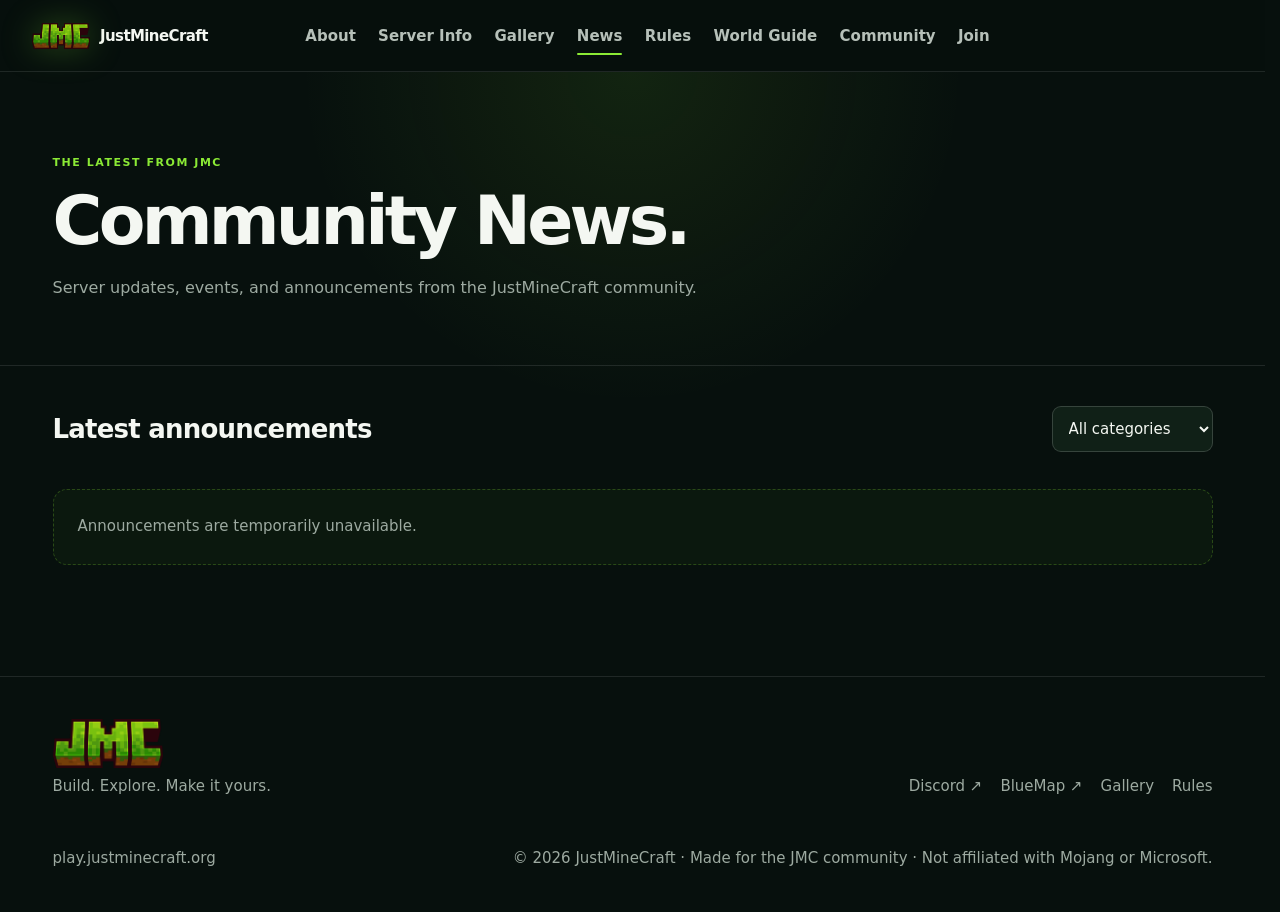
<file: news/index.html>
<!doctype html><html lang="en"><head><meta charset="utf-8"><meta name="viewport" content="width=device-width,initial-scale=1"><title>News & Announcements | JustMineCraft</title><meta name="description" content="Read the latest announcements, server updates, and community events from JustMineCraft."><meta property="og:title" content="JMC News & Announcements"><meta property="og:description" content="The latest from the JustMineCraft community."><meta property="og:image" content="https://justminecraft.org/assets/gaming-district.webp"><link rel="icon" href="/assets/server-iconSMP.png?v=2"><link rel="stylesheet" href="/assets/jmc-header.css?v=2"><link rel="stylesheet" href="/assets/jmc-footer.css?v=1"><link rel="stylesheet" href="/assets/jmc-site-ui.css?v=3"><link rel="stylesheet" href="/assets/jmc-page-transitions.css?v=4"><link rel="stylesheet" href="/assets/jmc-polish.css?v=2"><link rel="stylesheet" href="/assets/jmc-news.css?v=5"></head><body class="news-page"><header class="nav"><div class="container nav-inner"><a class="brand" href="/"><span class="brand-mark"><img src="/assets/logo.png" alt="JMC"></span><span>JustMineCraft</span></a><nav class="nav-links"><a href="/#about">About</a><a href="/#info">Server Info</a><a href="/gallery/">Gallery</a><a href="/news/">News</a><a href="/rules/">Rules</a><a href="/world/">World Guide</a><a href="/community/">Community</a><a class="staff-nav-link" href="/staff/" hidden>Staff</a><a class="join-nav-link" href="/#join">Join</a></nav><button class="mobile-menu-btn" id="mobileMenuBtn" aria-label="Open navigation" aria-expanded="false">☰</button><div class="jmc-auth" id="jmcAuth"><a class="jmc-login" href="https://auth.justminecraft.org/login">Login with Discord</a><button class="jmc-user-btn" id="jmcUserBtn" type="button" aria-expanded="false"><img id="jmcUserAvatar" alt=""><span id="jmcUserName">Account</span></button><div class="jmc-account-menu" id="jmcAccountMenu"><div class="jmc-account-head"><img id="jmcMenuAvatar" alt=""><div><strong id="jmcMenuName">Discord User</strong><span id="jmcMenuUsername"></span></div></div><div class="jmc-account-roles" id="jmcAccountRoles"></div><a href="/#support">Vote for JMC</a><a href="http://play.justminecraft.org:8100/" target="_blank" rel="noopener">Open BlueMap ↗</a><a class="logout" href="https://auth.justminecraft.org/logout">Log Out</a></div></div><a class="nav-cta" id="jmcJoinCta" href="https://discord.gg/SxK7QYqeD7" target="_blank" rel="noopener">Join JMC</a></div></header><div class="mobile-drawer" id="mobileDrawer"><a href="/#about">About</a><a href="/#info">Server Info</a><a href="/gallery/">Gallery</a><a href="/news/">News</a><a href="/rules/">Rules</a><a href="/world/">World Guide</a><a href="/community/">Community</a><a class="staff-nav-link" href="/staff/" hidden>Staff</a><a class="join-nav-link" href="/#join">Join</a></div><main class="news-main"><section class="news-hero"><div class="container"><span class="news-kicker">THE LATEST FROM JMC</span><h1>Community News.</h1><p>Server updates, events, and announcements from the JustMineCraft community.</p></div></section><section class="container news-section"><div class="news-toolbar"><h2>Latest announcements</h2><select id="newsFilter" aria-label="Filter news category"><option value="all">All categories</option><option>Announcement</option><option>Server Update</option><option>Event</option><option>Maintenance</option><option>Community</option></select></div><div id="newsFeed" class="news-grid" aria-live="polite"><p class="news-empty">Loading announcements…</p></div></section></main><footer class="footer"><div class="container">
  <div class="footer-inner"><div><img src="/assets/logo.png" alt="JMC" style="width:110px;height:auto"><br><span>Build. Explore. Make it yours.</span></div>
  <div class="info-links"><a href="https://discord.gg/SxK7QYqeD7" target="_blank" rel="noopener">Discord ↗</a><a href="http://play.justminecraft.org:8100/" target="_blank" rel="noopener">BlueMap ↗</a><a href="/gallery/">Gallery</a><a href="/rules/">Rules</a></div></div>
  <div style="margin-top:28px;padding-top:20px;border-top:1px solid var(--line);display:flex;justify-content:space-between;gap:20px;flex-wrap:wrap"><span>play.justminecraft.org</span><span>© 2026 JustMineCraft · Made for the JMC community · Not affiliated with Mojang or Microsoft.</span></div>
</div></footer><script src="/assets/jmc-news.js?v=2"></script><script src="/assets/jmc-auth.js?v=5"></script><script src="/assets/jmc-presence.js?v=3"></script><script src="/assets/jmc-news-menu.js?v=1"></script></body></html>
</file>
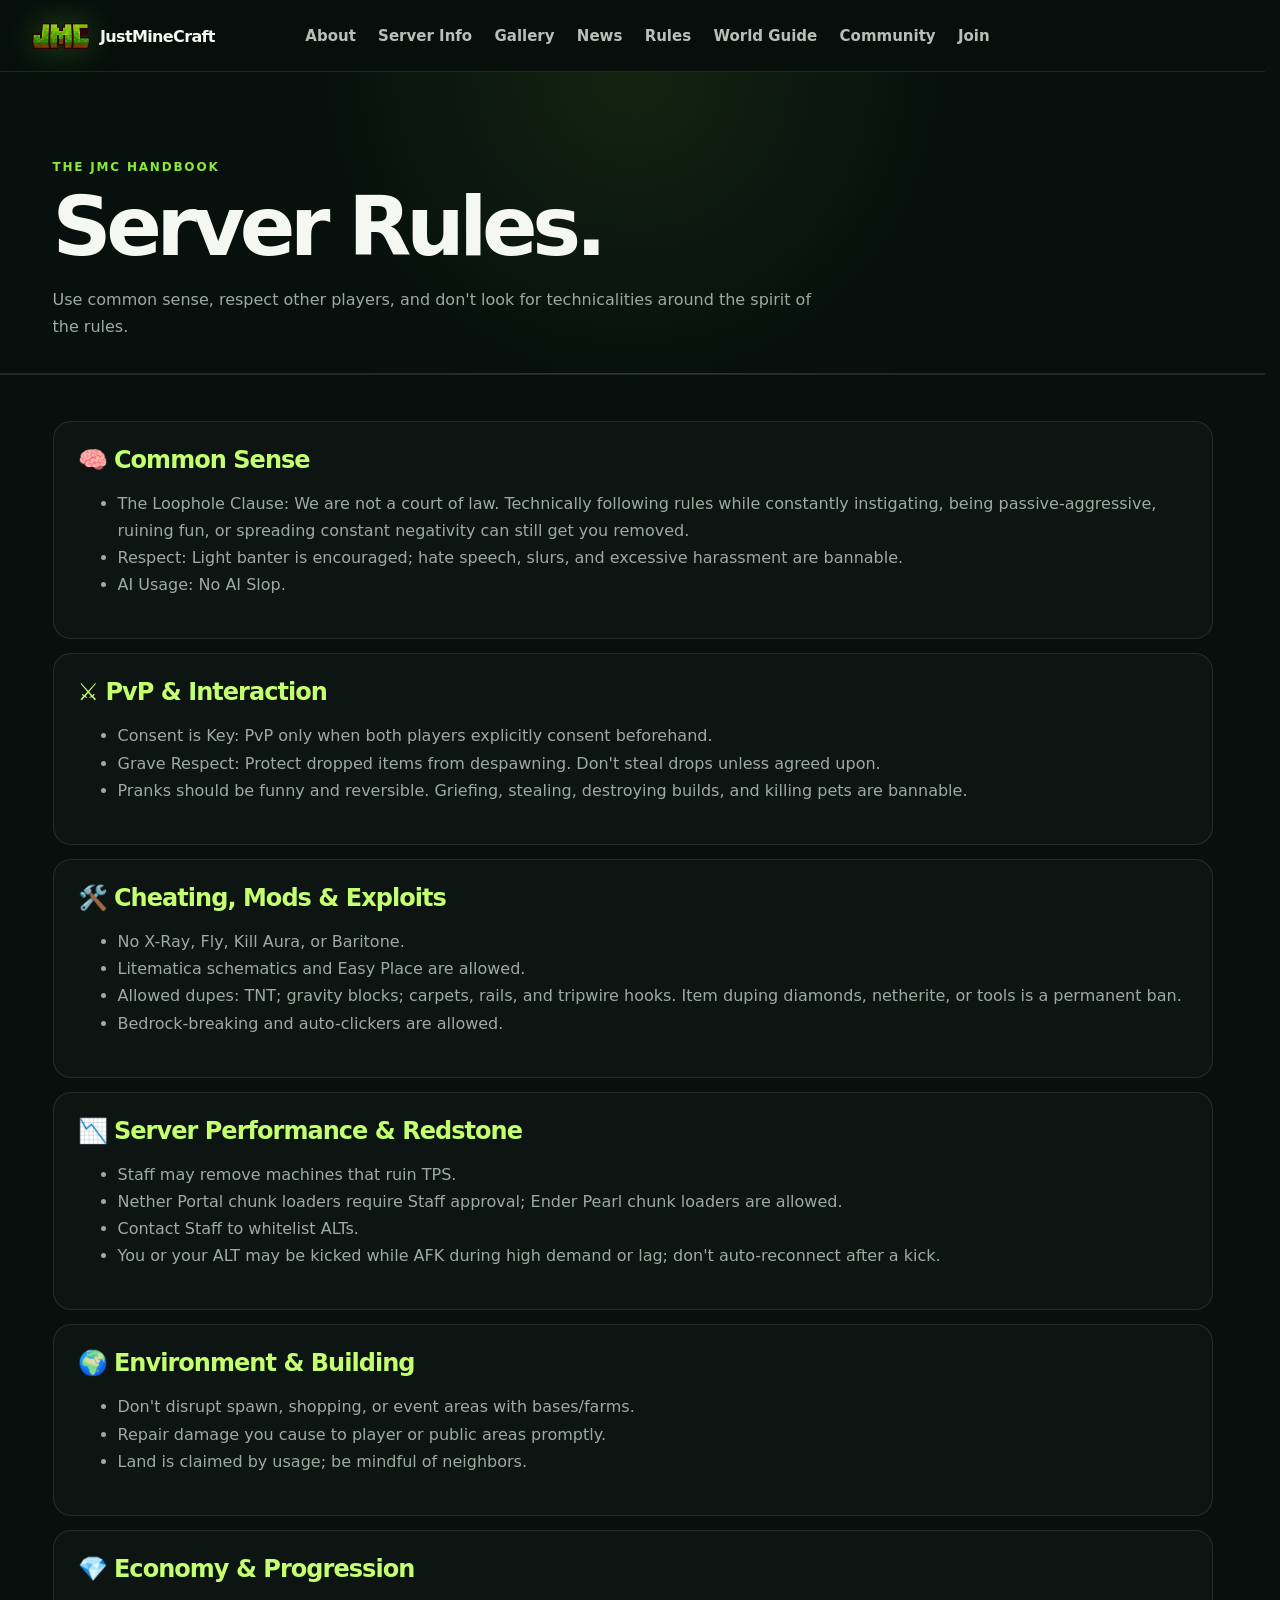
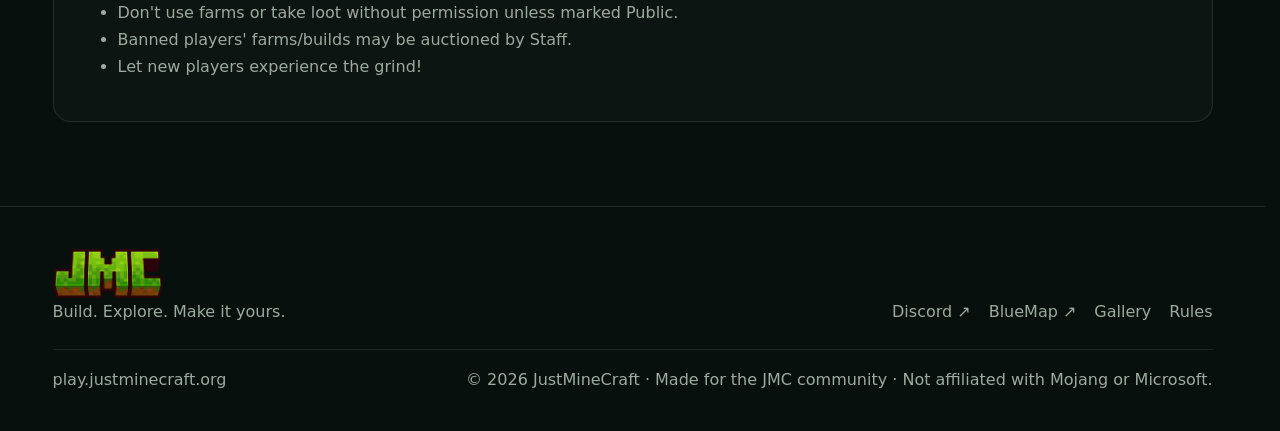
<file: rules/index.html>
<!doctype html><html lang="en"><head><meta name="description" content="JustMineCraft server rules, community guidelines, and gameplay expectations."><meta charset="utf-8"><meta name="viewport" content="width=device-width,initial-scale=1"><link rel="icon" href="/assets/server-iconSMP.png?v=2"><style>:root{--bg:#07100d;--text:#f4f7f2;--muted:#9daaa1;--line:#ffffff18;--green:#8bea35;--green2:#c4ff70}*{box-sizing:border-box}body{margin:0;background:var(--bg);color:var(--text);font-family:system-ui,sans-serif}.c{width:min(1000px,calc(100% - 32px));margin:auto}.n{height:70px;display:flex;align-items:center;justify-content:space-between}.n img{width:58px}.n a{color:inherit;text-decoration:none;font-weight:800}.hero{padding:75px 0 40px}.k{color:var(--green);font-size:12px;font-weight:900;letter-spacing:.15em;text-transform:uppercase}h1{font-size:clamp(48px,8vw,80px);letter-spacing:-.06em;margin:10px 0}.lead,li{color:var(--muted);line-height:1.7}.section{padding:55px 0;border-top:1px solid var(--line)}.card{border:1px solid var(--line);border-radius:18px;padding:24px;margin:14px 0;background:#ffffff06}.card h2{color:var(--green2);margin-top:0}footer{padding:40px 0;border-top:1px solid var(--line);color:var(--muted)}</style><title>JustMineCraft</title><meta name="twitter:card" content="summary_large_image"><link rel="stylesheet" href="/assets/jmc-header.css?v=2"><style id="rules-page-layout">
:root{--bg:#07100d;--text:#f4f7f2;--muted:#9daaa1;--line:rgba(255,255,255,.1);--green:#8bea35;--green2:#c4ff70;--max:1160px}
*{box-sizing:border-box}
html,body{max-width:100%;overflow-x:hidden}
body{margin:0;background:var(--bg);color:var(--text);font-family:system-ui,sans-serif}
a{color:inherit;text-decoration:none}
main{width:100%;background:var(--bg)}
main>.hero{padding:88px 0 32px;border-bottom:1px solid var(--line)}
main>.hero>.container,main>.section>.container{width:min(var(--max),calc(100% - 40px));max-width:var(--max);margin:0 auto}
main>.hero .kicker{margin:0 0 14px;color:var(--green);font-size:12px;font-weight:900;line-height:1.2;letter-spacing:.15em;text-transform:uppercase}
main>.hero h1{margin:0 0 20px;font-size:clamp(48px,7vw,82px);line-height:.95;letter-spacing:-.065em}
main>.hero .lead{margin:0;max-width:760px;color:var(--muted);line-height:1.7}
main>.section{padding:32px 0 70px}
.card{border:1px solid var(--line);border-radius:18px;padding:24px;margin:14px 0;background:#ffffff06;color:var(--text)}
.card h2{color:var(--green2);margin:0 0 12px;font-size:24px;letter-spacing:-.04em}
.card li,.card p{color:var(--muted);line-height:1.7}
footer>.container{width:min(var(--max),calc(100% - 40px));max-width:var(--max);margin:0 auto}
@media(max-width:620px){main>.hero{padding:58px 0 26px}main>.section{padding:26px 0 52px}main>.hero>.container,main>.section>.container,footer>.container{width:calc(100% - 26px)}}
</style><style id="hero-green-glow">
main>.hero{background:radial-gradient(circle at 50% 0,rgba(139,234,53,.09),transparent 45%)!important}
</style><link rel="stylesheet" href="/assets/jmc-footer.css?v=1"><link rel="stylesheet" href="/assets/jmc-site-ui.css?v=3"><link rel="stylesheet" href="/assets/jmc-page-transitions.css?v=4"><link rel="stylesheet" href="/assets/jmc-polish.css?v=2"></head><body><header class="nav"><div class="container nav-inner"><a class="brand" href="/"><span class="brand-mark"><img src="/assets/logo.png" alt="JMC"></span><span>JustMineCraft</span></a><nav class="nav-links"><a href="/#about">About</a><a href="/#info">Server Info</a><a href="/gallery/">Gallery</a><a href="/news/">News</a><a href="/rules/">Rules</a><a href="/world/">World Guide</a><a href="/community/">Community</a><a class="staff-nav-link" href="/staff/" hidden>Staff</a><a class="join-nav-link" href="/#join">Join</a></nav><button class="mobile-menu-btn" id="mobileMenuBtn" aria-label="Open navigation" aria-expanded="false">☰</button><div class="jmc-auth" id="jmcAuth"><a class="jmc-login" href="https://auth.justminecraft.org/login">Login with Discord</a><button class="jmc-user-btn" id="jmcUserBtn" type="button" aria-expanded="false"><img id="jmcUserAvatar" alt=""><span id="jmcUserName">Account</span></button><div class="jmc-account-menu" id="jmcAccountMenu"><div class="jmc-account-head"><img id="jmcMenuAvatar" alt=""><div><strong id="jmcMenuName">Discord User</strong><span id="jmcMenuUsername"></span></div></div><div class="jmc-account-roles" id="jmcAccountRoles"></div><a href="/#support">Vote for JMC</a><a href="http://play.justminecraft.org:8100/" target="_blank" rel="noopener">Open BlueMap ↗</a><a class="logout" href="https://auth.justminecraft.org/logout">Log Out</a></div></div><a class="nav-cta" id="jmcJoinCta" href="https://discord.gg/SxK7QYqeD7" target="_blank" rel="noopener">Join JMC</a></div></header><div class="mobile-drawer" id="mobileDrawer"><a href="/#about">About</a><a href="/#info">Server Info</a><a href="/gallery/">Gallery</a><a href="/news/">News</a><a href="/rules/">Rules</a><a href="/world/">World Guide</a><a href="/community/">Community</a><a class="staff-nav-link" href="/staff/" hidden>Staff</a><a class="join-nav-link" href="/#join">Join</a></div><main><section class="hero"><div class="container"><div class="kicker">The JMC Handbook</div><h1>Server Rules.</h1><p class="lead">Use common sense, respect other players, and don't look for technicalities around the spirit of the rules.</p></div></section><section class="section"><div class="container"><article class="card"><h2>🧠 Common Sense</h2><ul><li>The Loophole Clause: We are not a court of law. Technically following rules while constantly instigating, being passive-aggressive, ruining fun, or spreading constant negativity can still get you removed.</li><li>Respect: Light banter is encouraged; hate speech, slurs, and excessive harassment are bannable.</li><li>AI Usage: No AI Slop.</li></ul></article><article class="card"><h2>⚔️ PvP & Interaction</h2><ul><li>Consent is Key: PvP only when both players explicitly consent beforehand.</li><li>Grave Respect: Protect dropped items from despawning. Don't steal drops unless agreed upon.</li><li>Pranks should be funny and reversible. Griefing, stealing, destroying builds, and killing pets are bannable.</li></ul></article><article class="card"><h2>🛠️ Cheating, Mods & Exploits</h2><ul><li>No X-Ray, Fly, Kill Aura, or Baritone.</li><li>Litematica schematics and Easy Place are allowed.</li><li>Allowed dupes: TNT; gravity blocks; carpets, rails, and tripwire hooks. Item duping diamonds, netherite, or tools is a permanent ban.</li><li>Bedrock-breaking and auto-clickers are allowed.</li></ul></article><article class="card"><h2>📉 Server Performance & Redstone</h2><ul><li>Staff may remove machines that ruin TPS.</li><li>Nether Portal chunk loaders require Staff approval; Ender Pearl chunk loaders are allowed.</li><li>Contact Staff to whitelist ALTs.</li><li>You or your ALT may be kicked while AFK during high demand or lag; don't auto-reconnect after a kick.</li></ul></article><article class="card"><h2>🌍 Environment & Building</h2><ul><li>Don't disrupt spawn, shopping, or event areas with bases/farms.</li><li>Repair damage you cause to player or public areas promptly.</li><li>Land is claimed by usage; be mindful of neighbors.</li></ul></article><article class="card"><h2>💎 Economy & Progression</h2><ul><li>Don't use farms or take loot without permission unless marked Public.</li><li>Banned players' farms/builds may be auctioned by Staff.</li><li>Let new players experience the grind!</li></ul></article></div></section></main><footer class="footer"><div class="container">
  <div class="footer-inner"><div><img src="/assets/logo.png" alt="JMC" style="width:110px;height:auto"><br><span>Build. Explore. Make it yours.</span></div>
  <div class="info-links"><a href="https://discord.gg/SxK7QYqeD7" target="_blank" rel="noopener">Discord ↗</a><a href="http://play.justminecraft.org:8100/" target="_blank" rel="noopener">BlueMap ↗</a><a href="/gallery/">Gallery</a><a href="/rules/">Rules</a></div></div>
  <div style="margin-top:28px;padding-top:20px;border-top:1px solid var(--line);display:flex;justify-content:space-between;gap:20px;flex-wrap:wrap"><span>play.justminecraft.org</span><span>© 2026 JustMineCraft · Made for the JMC community · Not affiliated with Mojang or Microsoft.</span></div>
</div></footer><script id="homepage-header-menu">const hmb=document.getElementById('mobileMenuBtn'),hmd=document.getElementById('mobileDrawer');if(hmb&&hmd){hmb.onclick=()=>{const o=hmd.classList.toggle('open');hmb.setAttribute('aria-expanded',String(o));hmb.textContent=o?'×':'☰'};hmd.querySelectorAll('a').forEach(a=>a.onclick=()=>{hmd.classList.remove('open');hmb.setAttribute('aria-expanded','false');hmb.textContent='☰'})}</script><script src="/assets/jmc-auth.js?v=5"></script><script src="/assets/jmc-presence.js?v=3"></script></body></html>
</file>
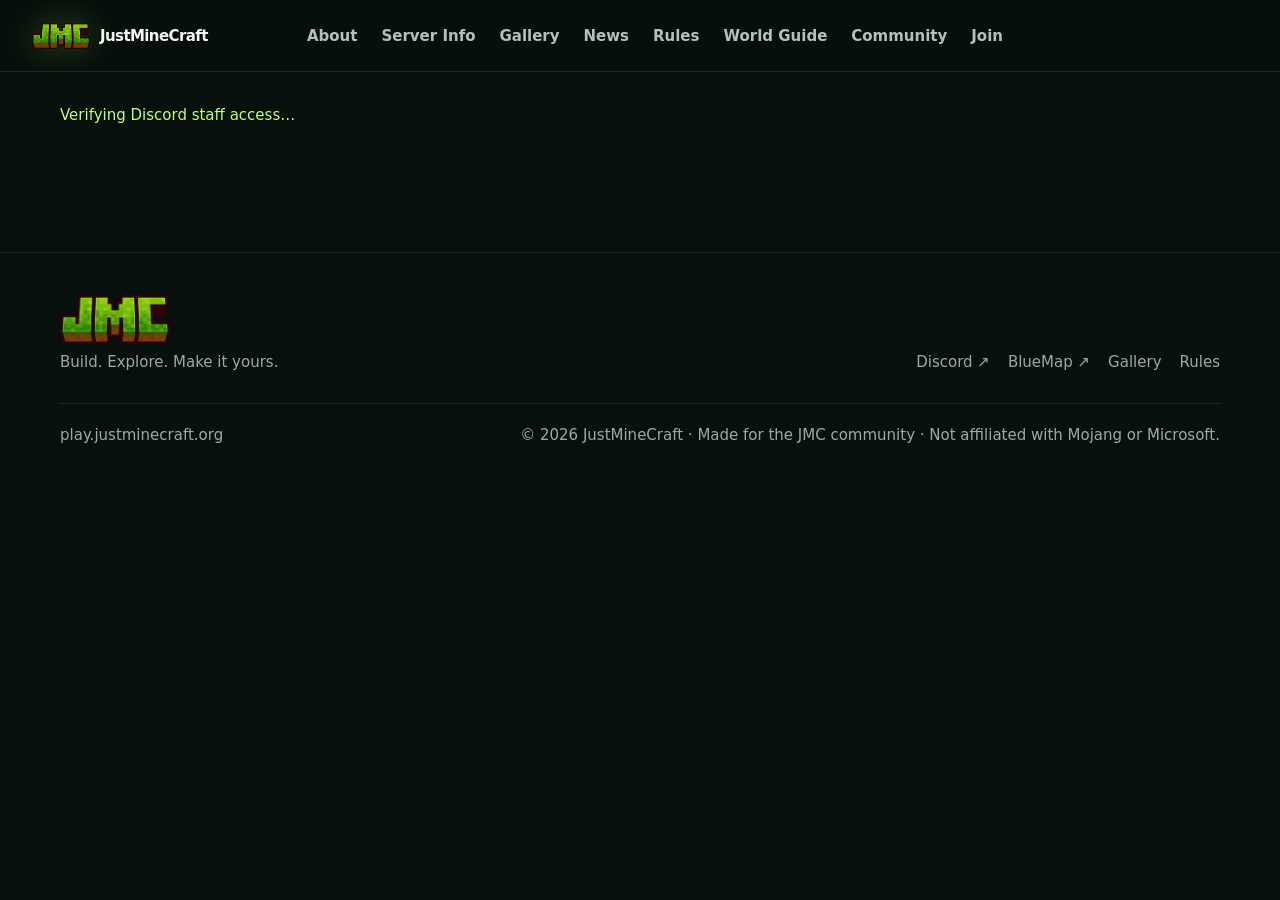
<file: staff/index.html>
<!doctype html><html lang="en"><head><meta charset="utf-8"><meta name="viewport" content="width=device-width,initial-scale=1"><title>Staff · JustMineCraft</title><meta name="description" content="Meet the staff, councils, guides, boosters, and Community Figures of JustMineCraft."><meta property="og:title" content="JMC Community"><meta property="og:description" content="Meet the staff, councils, guides, boosters, and Community Figures of JustMineCraft."><meta property="og:image" content="https://justminecraft.org/assets/gaming-district.webp"><meta name="twitter:card" content="summary_large_image"><link rel="icon" href="/assets/server-iconSMP.png?v=2"><style>:root{--bg:#07100d;--surface:#0e1d16;--text:#f4f7f2;--muted:#9daaa1;--line:rgba(255,255,255,.1);--green:#8bea35;--green2:#c4ff70;--max:1160px}*{box-sizing:border-box}html{overflow-y:scroll}body{margin:0;background:var(--bg);color:var(--text);font-family:Inter,system-ui,sans-serif}a{color:inherit;text-decoration:none}.container{width:min(var(--max),calc(100% - 40px));margin:auto}.nav{position:sticky;top:0;z-index:20;backdrop-filter:blur(16px);background:rgba(7,16,13,.78);border-bottom:1px solid var(--line)}.nav-inner{height:72px;display:flex;align-items:center;justify-content:space-between;gap:24px}.brand{display:flex;align-items:center;gap:10px;font-weight:900;letter-spacing:-.04em}.brand-mark{width:58px;height:38px;display:grid;place-items:center}.brand-mark img{width:100%;height:100%;object-fit:contain}.nav-links{display:flex;gap:20px;color:#b6c0b9;font-size:13px;font-weight:700;align-items:center}.nav-links a{position:relative}.nav-links a:after{content:"";position:absolute;left:0;right:100%;bottom:-10px;height:2px;background:var(--green);transition:right .2s}.nav-links a:hover:after,.nav-links a:focus-visible:after{right:0}.nav-cta{padding:10px 15px;border:1px solid rgba(139,234,53,.35);border-radius:10px;color:var(--green2);background:rgba(139,234,53,.08);font-weight:800}.mobile-menu-btn{display:none;border:1px solid rgba(139,234,53,.3);background:rgba(139,234,53,.07);color:var(--green2);width:42px;height:42px;border-radius:10px;font-size:20px}.mobile-drawer{display:none;position:sticky;top:72px;z-index:19;background:#07100df8;border-bottom:1px solid var(--line);padding:10px 13px}.mobile-drawer.open{display:grid}.mobile-drawer a{padding:13px 10px;border-bottom:1px solid #ffffff0f;font-weight:800}.hero{padding:80px 0 48px;background:radial-gradient(circle at 50% 0,rgba(139,234,53,.09),transparent 45%)}.kicker{color:var(--green);font-size:12px;font-weight:900;letter-spacing:.15em;text-transform:uppercase}h1{font-size:clamp(48px,7vw,80px);letter-spacing:-.06em;line-height:.96;margin:10px 0 18px}h2{letter-spacing:-.04em}.lead{color:var(--muted);line-height:1.7;max-width:780px}.section{padding:64px 0;border-top:1px solid var(--line)}.card{border:1px solid var(--line);border-radius:18px;padding:24px;background:#ffffff06}.grid{display:grid;grid-template-columns:repeat(3,1fr);gap:16px}.badge{display:inline-block;padding:4px 7px;border-radius:4px;font-size:10px;font-weight:900;background:rgba(139,234,53,.1);color:var(--green2);border:1px solid rgba(139,234,53,.2)}footer{padding:42px 0;border-top:1px solid var(--line);color:var(--muted)}@media(max-width:950px){.nav-links{display:none}.mobile-menu-btn{display:grid;place-items:center}.nav-cta{display:none}.grid{grid-template-columns:1fr 1fr}}@media(max-width:620px){.container{width:calc(100% - 26px)}.grid{grid-template-columns:1fr}}</style><link rel="stylesheet" href="/assets/jmc-header.css?v=2"><style id="community-heads">
.community-people{display:flex;flex-wrap:wrap;gap:12px;margin-top:16px}.community-person{display:flex;align-items:center;gap:9px;color:#dbe3dd;font-weight:700;font-size:13px}.community-person img{width:42px;height:42px;border-radius:9px;image-rendering:auto;border:1px solid rgba(139,234,53,.2);background:#07100d}.community-figures{display:grid;grid-template-columns:repeat(4,minmax(0,1fr));gap:12px;margin-top:22px}.community-figures .community-person{padding:10px;border:1px solid var(--line);border-radius:12px;background:#ffffff05}@media(max-width:900px){.community-figures{grid-template-columns:repeat(3,1fr)}}@media(max-width:620px){.community-figures{grid-template-columns:repeat(2,1fr)}.community-person{font-size:12px}.community-person img{width:38px;height:38px}}
</style><style id="community-role-colors">
.card>.badge{font-weight:900}
</style><style id="community-role-title-style">
.card>.role-title{display:inline-block;margin:0 0 18px!important;padding:7px 11px!important;border:1px solid currentColor!important;border-radius:8px!important;background:color-mix(in srgb,currentColor 8%,transparent)!important;font-size:24px!important;line-height:1.15!important;font-weight:900!important;letter-spacing:-.04em!important}
</style><link rel="stylesheet" href="/assets/jmc-footer.css?v=1"><style id="staff-page-style">#staffMain .card{max-width:760px}</style><style id="staff-dashboard-style">
.staff-grid{display:grid;grid-template-columns:1fr 1fr;gap:16px}.staff-panel{padding:22px;border:1px solid var(--line);border-radius:17px;background:#ffffff05}.panel-head{display:flex;justify-content:space-between;align-items:start;gap:15px}.panel-head h2{margin:3px 0 14px;font-size:23px}.panel-kicker{color:var(--green);font-size:9px;font-weight:900;letter-spacing:.14em}.status-dot{width:9px;height:9px;border-radius:50%;background:#58605b}.status-dot.online{background:var(--green);box-shadow:0 0 12px #8bea3577}.status-big{font-size:30px;font-weight:900;letter-spacing:-.04em}.staff-online{display:flex;flex-wrap:wrap;gap:7px;margin:13px 0}.online-chip{display:flex;align-items:center;gap:6px;padding:5px 8px;border:1px solid var(--line);border-radius:8px;font-size:10px}.online-chip img{width:22px;height:22px;border-radius:4px}.panel-links,.resource-grid{display:flex;flex-wrap:wrap;gap:8px}.panel-links a,.panel-links button,.resource-grid a{padding:8px 10px;border:1px solid rgba(139,234,53,.2);border-radius:8px;background:rgba(139,234,53,.05);color:var(--green2);font:inherit;font-size:10px;font-weight:800;cursor:pointer}.roster>div{display:grid;grid-template-columns:100px 1fr;gap:10px;padding:9px 0;border-bottom:1px solid #ffffff0d}.roster>div:last-child{border:0}.roster span{color:var(--muted);font-size:11px}.r-admin{color:#ed1c24}.r-maint{color:#b00078}.r-mod{color:#ff8a1f}.r-helper{color:#20bfae}.staff-voters>div{display:grid;grid-template-columns:28px 1fr auto;gap:8px;padding:9px 0;border-bottom:1px solid #ffffff0d}.staff-voters strong{color:var(--green2)}.staff-voters em,.panel-note{color:var(--muted);font-size:10px;font-style:normal}.player-lookup{margin-top:16px}.staff-search{width:100%;margin:10px 0 14px;padding:12px 14px;border:1px solid var(--line);border-radius:10px;background:#08110e;color:#fff;outline:none}.staff-search:focus{border-color:#8bea3566}.player-results{display:grid;grid-template-columns:repeat(3,1fr);gap:9px}.player-result{display:flex;align-items:center;gap:9px;padding:9px;border:1px solid var(--line);border-radius:10px}.player-result img{width:34px;height:34px;border-radius:6px}.player-result span{font-size:11px;font-weight:800}
@media(max-width:800px){.staff-grid{grid-template-columns:1fr}.player-results{grid-template-columns:1fr 1fr}}@media(max-width:520px){.player-results{grid-template-columns:1fr}}
</style><style id="staff-player-profile-style">
.player-result{cursor:pointer;transition:border-color .15s,background .15s}.player-result:hover{border-color:#8bea3555;background:#ffffff08}.player-profile-modal{display:none;position:fixed;inset:0;z-index:100;background:rgba(0,0,0,.72);backdrop-filter:blur(8px);place-items:center;padding:20px}.player-profile-modal.open{display:grid}.player-profile-card{position:relative;width:min(520px,100%);padding:24px;border:1px solid #ffffff18;border-radius:18px;background:#0a1511;box-shadow:0 30px 80px #0008}.profile-close{position:absolute;right:13px;top:10px;border:0;background:none;color:#9daaa1;font-size:25px;cursor:pointer}.profile-top{display:flex;align-items:center;gap:15px}.profile-top>img{width:68px;height:68px;border-radius:12px;border:1px solid #8bea3533}.profile-top h2{margin:3px 0 4px;font-size:27px}.profile-status{color:#9daaa1;font-size:11px}.profile-facts{display:grid;grid-template-columns:1fr 1fr;gap:9px;margin-top:20px}.profile-fact{padding:11px;border:1px solid var(--line);border-radius:10px;background:#ffffff04}.profile-fact b,.profile-fact span{display:block}.profile-fact b{color:#9daaa1;font-size:9px;text-transform:uppercase;letter-spacing:.08em}.profile-fact span{margin-top:4px;font-size:12px;font-weight:800}.profile-roles{display:flex;flex-wrap:wrap;gap:6px;margin-top:14px}.profile-role{padding:5px 7px;border:1px solid;border-radius:6px;font-size:9px;font-weight:900}
</style><style id="website-activity-style">
.website-users{display:grid;gap:7px;margin:13px 0}.website-user{display:grid;grid-template-columns:34px 1fr auto;align-items:center;gap:9px;padding:8px;border:1px solid var(--line);border-radius:9px;background:#ffffff03}.website-user img{width:34px;height:34px;border-radius:7px}.website-user strong,.website-user span{display:block}.website-user strong{font-size:11px}.website-user .page{margin-top:2px;color:var(--muted);font-size:9px}.website-user time{color:var(--green2);font-size:9px;white-space:nowrap}
</style><style id="staff-live-directory-style">.discord-member-result div{min-width:0}.discord-member-result span,.discord-member-result small{display:block}.discord-member-result small{margin-top:2px;color:var(--muted);font-size:9px;overflow:hidden;text-overflow:ellipsis;white-space:nowrap}</style><link rel="stylesheet" href="/assets/jmc-site-ui.css?v=3"><link rel="stylesheet" href="/assets/jmc-page-transitions.css?v=2"><link rel="stylesheet" href="/assets/jmc-news.css?v=5"><style id="staff-access-safety">#staffMain[hidden]{display:none!important;visibility:hidden!important}#staffMain:not([hidden]){visibility:visible!important}</style><style id="staff-news-horizontal">
.staff-news-wide{margin:16px 0}

/* Give the editor its own full-width row, keeping the dashboard compact. */
.staff-grid>.staff-news-wide{grid-column:1/-1}
.staff-news-wide .news-editor{display:grid;grid-template-columns:minmax(0,1fr) minmax(0,1fr);column-gap:22px;row-gap:12px;align-items:start}
.staff-news-wide .news-editor>label:first-child{grid-column:1;grid-row:1}
.staff-news-wide .news-editor>label:nth-child(2){grid-column:1;grid-row:2}
.staff-news-wide .news-editor>label:nth-child(3){grid-column:1;grid-row:3}
.staff-news-wide .news-editor>.news-status{grid-column:1;grid-row:4;margin:0}
.staff-news-wide .news-editor>.news-editor-cover{grid-column:1;grid-row:5}
.staff-news-wide .news-editor>label:nth-child(6){grid-column:2;grid-row:1}
.staff-news-wide .news-editor>textarea{grid-column:2;grid-row:2/span 4;min-height:150px;height:185px}
.staff-news-wide .news-editor>strong{grid-column:1;grid-row:6}
.staff-news-wide .news-editor>.news-preview{grid-column:1;grid-row:7;max-height:220px;overflow:auto}
.staff-news-wide .news-editor>.news-checkline{grid-column:2;grid-row:6;align-self:center}
.staff-news-wide .news-editor>.news-editor-actions{grid-column:2;grid-row:7;align-self:start}
.staff-news-wide .news-admin-list{margin-top:20px}
@media(max-width:760px){
.staff-news-wide .news-editor{display:flex;flex-direction:column;align-items:stretch}
.staff-news-wide .news-editor>textarea{height:170px;min-height:140px}
.staff-news-wide .news-editor>.news-preview{max-height:190px}
}
</style></head><body><header class="nav"><div class="container nav-inner"><a class="brand" href="/"><span class="brand-mark"><img src="/assets/logo.png" alt="JMC"></span><span>JustMineCraft</span></a><nav class="nav-links"><a href="/#about">About</a><a href="/#info">Server Info</a><a href="/gallery/">Gallery</a><a href="/news/">News</a><a href="/rules/">Rules</a><a href="/world/">World Guide</a><a href="/community/">Community</a><a class="staff-nav-link" href="/staff/" hidden>Staff</a><a class="join-nav-link" href="/#join">Join</a></nav><button class="mobile-menu-btn" id="mobileMenuBtn" aria-label="Open navigation" aria-expanded="false">☰</button><div class="jmc-auth" id="jmcAuth"><a class="jmc-login" href="https://auth.justminecraft.org/login">Login with Discord</a><button class="jmc-user-btn" id="jmcUserBtn" type="button" aria-expanded="false"><img id="jmcUserAvatar" alt=""><span id="jmcUserName">Account</span></button><div class="jmc-account-menu" id="jmcAccountMenu"><div class="jmc-account-head"><img id="jmcMenuAvatar" alt=""><div><strong id="jmcMenuName">Discord User</strong><span id="jmcMenuUsername"></span></div></div><div class="jmc-account-roles" id="jmcAccountRoles"></div><a href="/#support">Vote for JMC</a><a href="http://play.justminecraft.org:8100/" target="_blank" rel="noopener">Open BlueMap ↗</a><a class="logout" href="https://auth.justminecraft.org/logout">Log Out</a></div></div><a class="nav-cta" id="jmcJoinCta" href="https://discord.gg/SxK7QYqeD7" target="_blank" rel="noopener">Join JMC</a></div></header><div class="mobile-drawer" id="mobileDrawer"><a href="/#about">About</a><a href="/#info">Server Info</a><a href="/gallery/">Gallery</a><a href="/news/">News</a><a href="/rules/">Rules</a><a href="/world/">World Guide</a><a href="/community/">Community</a><a class="staff-nav-link" href="/staff/" hidden>Staff</a><a class="join-nav-link" href="/#join">Join</a></div><main id="staffMain" hidden style="display:none!important;visibility:hidden!important">
<section class="hero"><div class="container"><div class="kicker">JMC Staff</div><h1>Staff Dashboard.</h1><p class="lead" id="staffWelcome">Private tools and information for JMC staff.</p></div></section>
<section class="section"><div class="container">
<div class="staff-grid">
<article class="staff-panel website-activity"><div class="panel-head"><div><span class="panel-kicker">LIVE WEBSITE</span><h2>Website Activity</h2></div><span class="status-dot online"></span></div><div class="status-big" id="websiteOnlineCount">Checking…</div><div class="website-users" id="websiteOnlineUsers"></div><p class="panel-note">Logged-in JMC members active within the last 10 minutes.</p></article><article class="staff-panel staff-status"><div class="panel-head"><div><span class="panel-kicker">LIVE SERVER</span><h2>Server Status</h2></div><span class="status-dot" id="staffStatusDot"></span></div><div class="status-big" id="staffPlayerCount">Checking…</div><div class="staff-online" id="staffOnlinePlayers"></div><div class="panel-links"><a href="http://play.justminecraft.org:8100/" target="_blank" rel="noopener">Open BlueMap ↗</a><button data-copy="play.justminecraft.org">Copy IP</button></div></article>
<article class="staff-panel"><div class="panel-head"><div><span class="panel-kicker">TEAM</span><h2>Staff Roster</h2></div></div><div class="roster"><div><b class="r-admin">Admin</b><span>Chrisable · glxy14colourse · SheWhoBuilds</span></div><div><b class="r-maint">Maintainer</b><span>LittleMissRobyn</span></div><div><b class="r-mod">Moderator</b><span>JessDTV · Jhchrono · Rapa81 · ThePianoMann</span></div><div><b class="r-helper">Helper</b><span>Thorandan · RynoRunner · KonigNova</span></div></div></article>
<article class="staff-panel"><div class="panel-head"><div><span class="panel-kicker">SEPTEMBER 2026</span><h2>Top Voters</h2></div></div><div class="staff-voters"><div><strong>1</strong><span>Rapa81</span><em>3 votes</em></div><div><strong>1</strong><span>Thorandan</span><em>3 votes</em></div><div><strong>1</strong><span>PatchySunset</span><em>3 votes</em></div></div><p class="panel-note">Combined across all three JMC voting sites.</p></article>

</div>
<article class="staff-panel staff-news-wide"><div class="panel-head"><div><span class="panel-kicker">COMMUNITY NEWS</span><h2>Announcements</h2></div></div><p class="panel-note">Create and manage public JMC announcements.</p><div id="staffNewsApp"><p class="news-status">Checking publishing permissions…</p></div></article>
<article class="staff-panel player-lookup"><div class="panel-head"><div><span class="panel-kicker">PLAYER DIRECTORY</span><h2>Player Search</h2></div></div><p class="panel-note">Search the known JMC community roster. Online status and public JMC roles are shown when available.</p><input id="staffPlayerSearch" class="staff-search" placeholder="Search player…" autocomplete="off"><div id="staffPlayerResults" class="player-results"></div></article>
</div></section><div class="player-profile-modal" id="playerProfileModal" aria-hidden="true"><div class="player-profile-card"><button class="profile-close" id="profileClose" aria-label="Close">×</button><div class="profile-top"><img id="profileHead" alt=""><div><span class="panel-kicker">JMC PLAYER</span><h2 id="profileName">Player</h2><div id="profileStatus" class="profile-status"></div></div></div><div class="profile-facts" id="profileFacts"></div><div class="profile-roles" id="profileRoles"></div></div></div></main><footer class="footer"><div class="container">
  <div class="footer-inner"><div><img src="/assets/logo.png" alt="JMC" style="width:110px;height:auto"><br><span>Build. Explore. Make it yours.</span></div>
  <div class="info-links"><a href="https://discord.gg/SxK7QYqeD7" target="_blank" rel="noopener">Discord ↗</a><a href="http://play.justminecraft.org:8100/" target="_blank" rel="noopener">BlueMap ↗</a><a href="/gallery/">Gallery</a><a href="/rules/">Rules</a></div></div>
  <div style="margin-top:28px;padding-top:20px;border-top:1px solid var(--line);display:flex;justify-content:space-between;gap:20px;flex-wrap:wrap"><span>play.justminecraft.org</span><span>© 2026 JustMineCraft · Made for the JMC community · Not affiliated with Mojang or Microsoft.</span></div>
</div></footer><script>const b=document.getElementById('mobileMenuBtn'),d=document.getElementById('mobileDrawer');if(b&&d){b.onclick=()=>{const o=d.classList.toggle('open');b.textContent=o?'×':'☰';b.setAttribute('aria-expanded',o)};d.querySelectorAll('a').forEach(a=>a.onclick=()=>{d.classList.remove('open');b.textContent='☰'})}</script><script id="homepage-header-menu">const hmb=document.getElementById('mobileMenuBtn'),hmd=document.getElementById('mobileDrawer');if(hmb&&hmd){hmb.onclick=()=>{const o=hmd.classList.toggle('open');hmb.setAttribute('aria-expanded',String(o));hmb.textContent=o?'×':'☰'};hmd.querySelectorAll('a').forEach(a=>a.onclick=()=>{hmd.classList.remove('open');hmb.setAttribute('aria-expanded','false');hmb.textContent='☰'})}</script><script id="staff-access-guard">
(async()=>{
  const main=document.getElementById('staffMain');
  const allowed=new Set(['Admin','Maintainer','Moderator','Helper']);
  const notice=document.createElement('div');
  notice.id='staffAccessNotice';
  notice.className='container';
  notice.style.cssText='padding:32px 0;color:#c4ff70;min-height:180px';
  main.before(notice);
  const message=(text,login=false)=>{
    notice.replaceChildren(document.createTextNode(text));
    if(login){
      const link=document.createElement('a');
      link.href='https://auth.justminecraft.org/login';
      link.textContent=' Log in with Discord';
      link.style.cssText='color:#8bea35;text-decoration:underline';
      notice.append(link);
    }
  };
  message('Verifying Discord staff access…');
  for(let attempt=0;attempt<3;attempt++){
    try{
      const response=await fetch('https://auth.justminecraft.org/me',{credentials:'include',cache:'no-store'});
      if(!response.ok)throw Error('Verification temporarily unavailable');
      const data=await response.json();
      if(!data.authenticated||!data.user){message('Please sign in with an authorized JMC staff account.',true);return}
      if(!(data.user.roles||[]).some(role=>allowed.has(role.name))){
        message('Staff access could not be verified. If you have a staff role, wait briefly and refresh.');return;
      }
      main.hidden=false;
      main.style.setProperty('display','block','important');
      main.style.setProperty('visibility','visible','important');
      notice.remove();
      return;
    }catch(error){
      if(attempt<2)await new Promise(resolve=>setTimeout(resolve,(attempt+1)*700));
    }
  }
  message('Discord verification is temporarily unavailable. Please try again shortly.');
})();
</script><script id="website-activity-script">
(()=>{const A='https://auth.justminecraft.org',names={'/':'Homepage','/gallery/':'World Gallery','/rules/':'Server Rules','/world/':'World Guide','/community/':'Community','/staff/':'Staff Dashboard'};const ago=t=>{const s=Math.max(0,Math.floor((Date.now()-t)/1000));return s<10?'Now':s<60?s+'s ago':Math.floor(s/60)+'m ago'};async function load(){try{const r=await fetch(A+'/staff/online',{credentials:'include'});if(!r.ok)return;const d=await r.json(),box=document.getElementById('websiteOnlineUsers');document.getElementById('websiteOnlineCount').textContent=d.count+' online';box.innerHTML='';d.users.forEach(u=>{const row=document.createElement('div');row.className='website-user';row.innerHTML='<img src="'+u.avatar_url+'" alt=""><div><strong>'+u.name+'</strong><span class="page">'+(names[u.page]||u.page)+'</span></div><time>'+ago(u.last_seen)+'</time>';box.appendChild(row)})}catch(e){document.getElementById('websiteOnlineCount').textContent='Unavailable'}}load();setInterval(load,30000)})();
</script><script id="staff-live-directory-script">
(()=>{const A='https://auth.justminecraft.org';let members=[];const box=document.getElementById('staffPlayerResults'),search=document.getElementById('staffPlayerSearch');if(!box||!search)return;
const esc=s=>String(s??'').replace(/[&<>"']/g,c=>({'&':'&amp;','<':'&lt;','>':'&gt;','"':'&quot;',"'":'&#39;'}[c]));
function render(q=''){const x=q.trim().toLowerCase();box.innerHTML='';members.filter(m=>!x||[m.display_name,m.username,m.global_name,m.nickname].some(v=>(v||'').toLowerCase().includes(x))).slice(0,60).forEach(m=>{const d=document.createElement('div');d.className='player-result discord-member-result';d.dataset.discordId=m.id;const top=(m.roles||[])[0];const col=top&&top.color?'#'+Number(top.color).toString(16).padStart(6,'0'):'#dbe3dd';d.innerHTML='<img src="'+esc(m.avatar_url)+'" alt=""><div><span style="color:'+col+'">'+esc(m.display_name)+'</span><small>@'+esc(m.username)+'</small></div>';box.appendChild(d)});if(!box.children.length)box.innerHTML='<p class="panel-note">No matching Discord members.</p>'}
box.innerHTML='<p class="panel-note">Loading JMC Discord members…</p>';fetch(A+'/staff/members',{credentials:'include'}).then(r=>r.json()).then(d=>{members=d.members||[];const note=document.querySelector('.player-lookup .panel-note');if(note)note.textContent='Search '+members.length+' JMC Discord members by server nickname or Discord username.';render()}).catch(()=>box.innerHTML='<p class="panel-note">Could not load Discord directory.</p>');search.addEventListener('input',()=>render(search.value));
box.addEventListener('click',e=>{const row=e.target.closest('.discord-member-result');if(!row)return;const m=members.find(x=>x.id===row.dataset.discordId);if(!m)return;const modal=document.getElementById('playerProfileModal');document.getElementById('profileHead').src=m.avatar_url;document.getElementById('profileName').textContent=m.display_name;document.getElementById('profileStatus').textContent='Discord @'+m.username;const facts=document.getElementById('profileFacts');facts.innerHTML='';[['Discord Username','@'+m.username],['Server Nickname',m.nickname||'None'],['Joined JMC Discord',m.joined_at?new Date(m.joined_at).toLocaleDateString():'Unknown'],['Discord ID',m.id]].forEach(([k,v])=>{const d=document.createElement('div');d.className='profile-fact';d.innerHTML='<b>'+esc(k)+'</b><span>'+esc(v)+'</span>';facts.appendChild(d)});const rb=document.getElementById('profileRoles');rb.innerHTML='';(m.roles||[]).filter(r=>r.name!=='@everyone').forEach(r=>{const s=document.createElement('span');s.className='profile-role';s.textContent=r.name.toUpperCase();const h=r.color?'#'+Number(r.color).toString(16).padStart(6,'0'):'#9daaa1';s.style.color=h;s.style.borderColor=h+'88';rb.appendChild(s)});modal.classList.add('open');modal.setAttribute('aria-hidden','false')})})();
</script><script id="staff-server-status-script">(()=>{fetch('https://api.mcstatus.io/v2/status/java/play.justminecraft.org?query=true&ts='+Date.now(),{cache:'no-store'}).then(r=>r.json()).then(d=>{document.getElementById('staffStatusDot')?.classList.toggle('online',!!d.online);const pc=document.getElementById('staffPlayerCount');if(pc)pc.textContent=d.online?(d.players?.online||0)+' online':'Server offline';const b=document.getElementById('staffOnlinePlayers');if(b){b.innerHTML='';(d.players?.list||[]).slice().sort((a,b)=>{const anon=p=>/^(anonymous(?: player)?|unknown)?$/i.test((p.name_clean||p.name_raw||'').trim());return Number(anon(a))-Number(anon(b))}).slice(0,20).forEach(p=>{const n=p.name_clean||p.name_raw||'Player',x=document.createElement('div');x.className='online-chip';const img=document.createElement('img');img.alt='';const id=(p.uuid||'').replace(/-/g,'');const known={rynorunner:'7223b8d6f3b04eb18a1b75f7022a71c0',thorandan:'49a0f5769c46456081d5cc1e6599f47c',joolicious:'2f3dd8c2747b4b27b9ad7513ef369bb9',noah_massart:'474e39b2f1a94b16a4fdbf46786408e7',dixibelle:'da86a9ec6daa49989a5f3fcf78793c92',inushibaa:'e93e5206dc4d421db8e2f7a06df90fd2'};const anon=/^(anonymous(?: player)?|unknown)?$/i.test(n.trim());const uuid=known[n.toLowerCase()]||id;img.loading='lazy';img.decoding='async';const name=n.trim();const verifiedUuid=known[name.toLowerCase()];const forceCrafatar=name.toLowerCase()==='thorandan';if(forceCrafatar&&verifiedUuid){img.src='https://crafatar.com/avatars/'+encodeURIComponent(verifiedUuid)+'?size=58&overlay';img.onerror=()=>{img.onerror=null;img.src='https://mc-heads.net/avatar/'+encodeURIComponent(verifiedUuid)+'/58'}}else{img.src='https://mc-heads.net/avatar/'+encodeURIComponent(anon?'Anonymous Player':name)+'/58';img.onerror=()=>{if(!anon&&verifiedUuid){img.onerror=null;img.src='https://crafatar.com/avatars/'+encodeURIComponent(verifiedUuid)+'?size=58&overlay'}else if(!anon&&id){img.onerror=null;img.src='https://mc-heads.net/avatar/'+encodeURIComponent(id)+'/58'}}};const label=document.createElement('span');label.textContent=n;x.append(img,label);b.appendChild(x)})}}).catch(()=>{const p=document.getElementById('staffPlayerCount');if(p)p.textContent='Status unavailable'});document.querySelectorAll('[data-copy]').forEach(b=>b.onclick=()=>navigator.clipboard.writeText(b.dataset.copy))})();</script><script id="staff-profile-close-script">
(()=>{const modal=document.getElementById('playerProfileModal'),btn=document.getElementById('profileClose');if(!modal)return;const close=()=>{modal.classList.remove('open');modal.setAttribute('aria-hidden','true')};btn?.addEventListener('click',e=>{e.preventDefault();e.stopPropagation();close()});modal.addEventListener('click',e=>{if(e.target===modal)close()});document.addEventListener('keydown',e=>{if(e.key==='Escape'&&modal.classList.contains('open'))close()})})();
</script><script src="/assets/jmc-news.js?v=2"></script><script src="/assets/jmc-news-admin.js?v=2"></script><script src="/assets/jmc-auth.js?v=5"></script><script src="/assets/jmc-presence.js?v=3"></script></body></html>
</file>
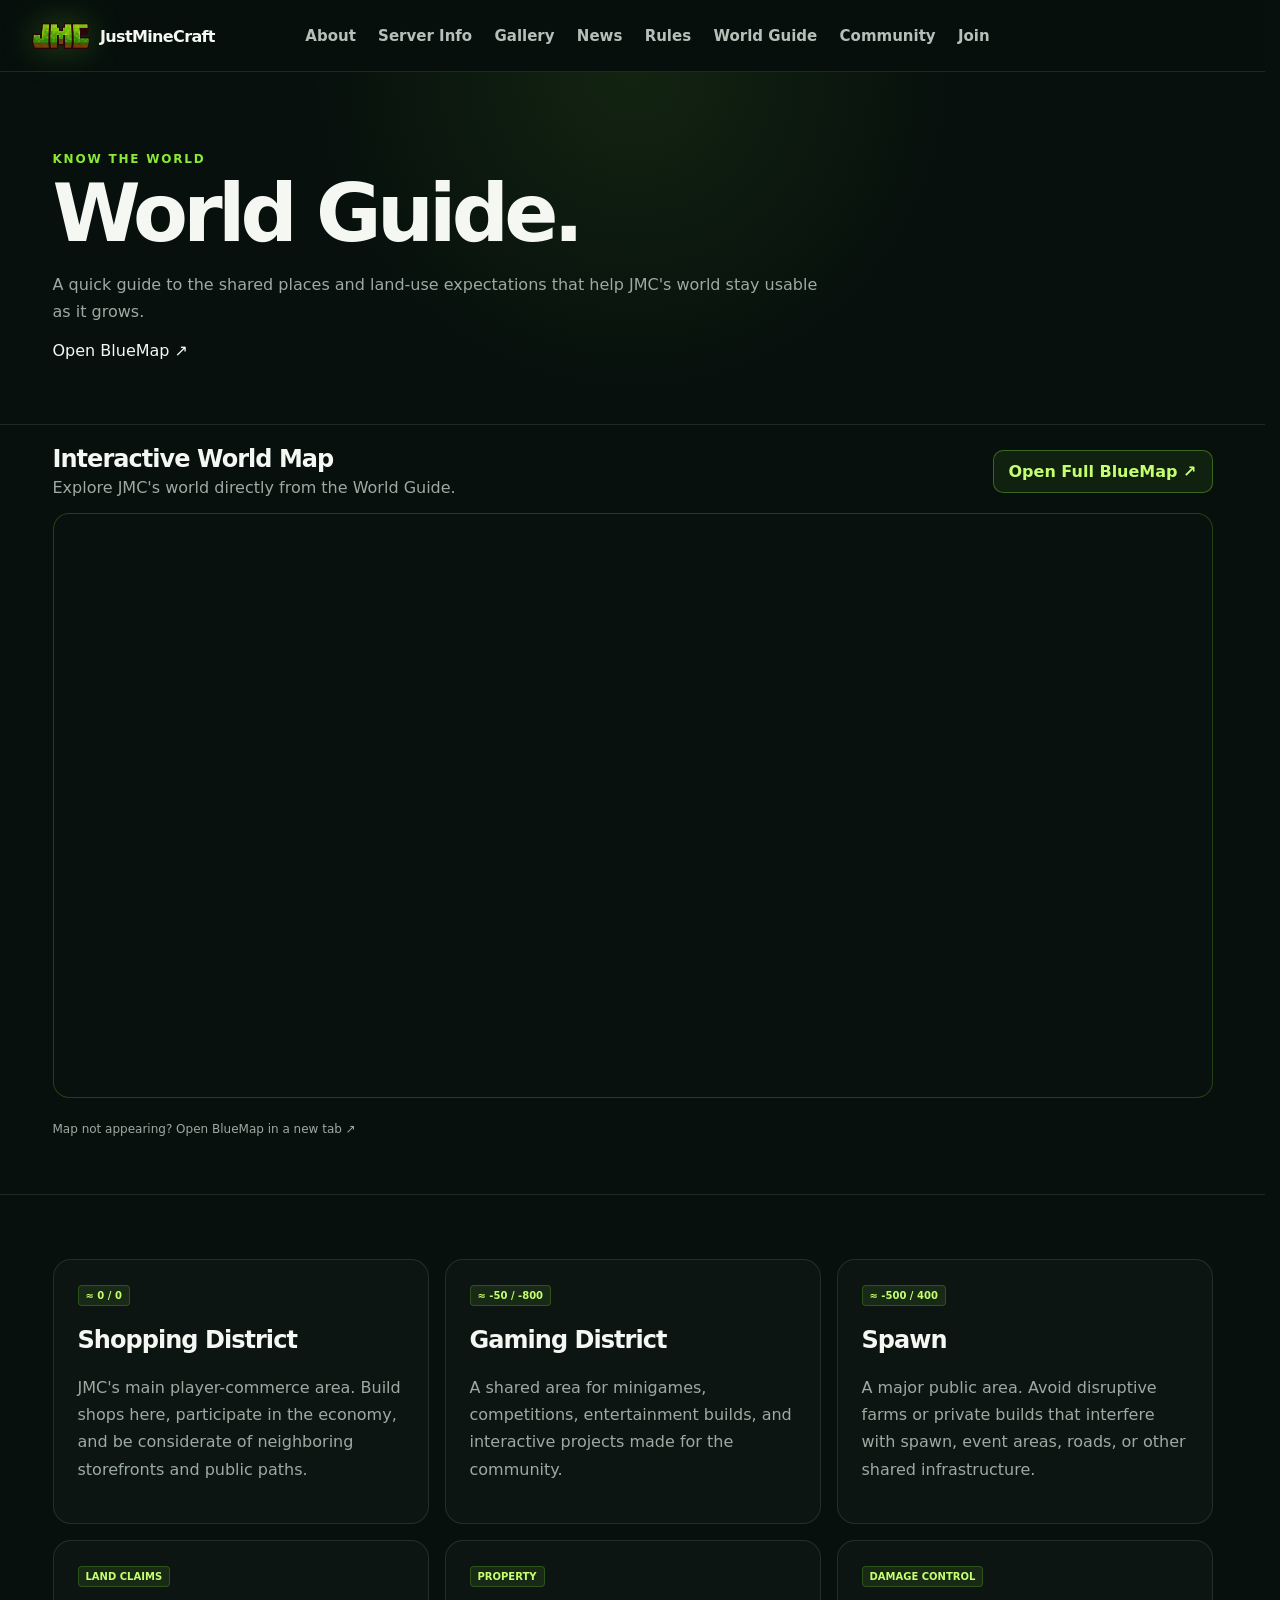
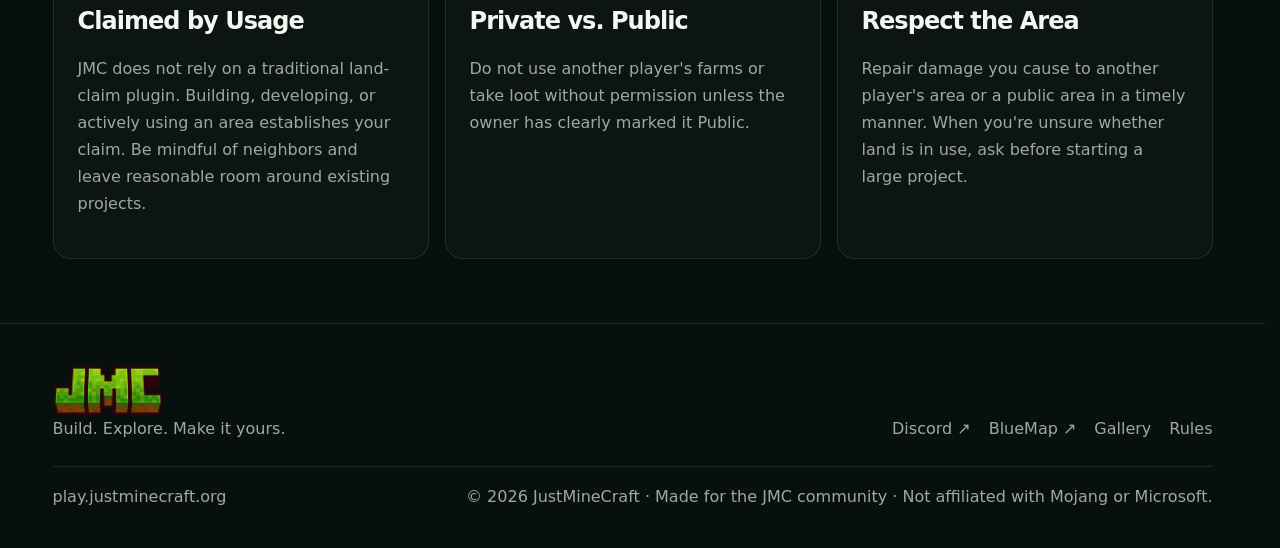
<file: world/index.html>
<!doctype html><html lang="en"><head><meta charset="utf-8"><meta name="viewport" content="width=device-width,initial-scale=1"><title>JustMineCraft</title><meta name="description" content="A guide to important shared areas and land-use expectations on JustMineCraft."><meta property="og:title" content="JMC World Guide"><meta property="og:description" content="A guide to important shared areas and land-use expectations on JustMineCraft."><meta property="og:image" content="https://justminecraft.org/assets/gaming-district.webp"><meta name="twitter:card" content="summary_large_image"><link rel="icon" href="/assets/server-iconSMP.png?v=2"><style>:root{--bg:#07100d;--surface:#0e1d16;--text:#f4f7f2;--muted:#9daaa1;--line:rgba(255,255,255,.1);--green:#8bea35;--green2:#c4ff70;--max:1160px}*{box-sizing:border-box}html{overflow-y:scroll}body{margin:0;background:var(--bg);color:var(--text);font-family:Inter,system-ui,sans-serif}a{color:inherit;text-decoration:none}.container{width:min(var(--max),calc(100% - 40px));margin:auto}.brand{display:flex;align-items:center;gap:10px;font-weight:900;letter-spacing:-.04em}.brand-mark{width:58px;height:38px;display:grid;place-items:center}.brand-mark img{width:100%;height:100%;object-fit:contain}.mobile-menu-btn{display:none;border:1px solid rgba(139,234,53,.3);background:rgba(139,234,53,.07);color:var(--green2);width:42px;height:42px;border-radius:10px;font-size:20px}.mobile-drawer{display:none;position:sticky;top:72px;z-index:19;background:#07100df8;border-bottom:1px solid var(--line);padding:10px 13px}.mobile-drawer.open{display:grid}.mobile-drawer a{padding:13px 10px;border-bottom:1px solid #ffffff0f;font-weight:800}.hero{padding:80px 0 48px;background:radial-gradient(circle at 50% 0,rgba(139,234,53,.09),transparent 45%)}.kicker{color:var(--green);font-size:12px;font-weight:900;letter-spacing:.15em;text-transform:uppercase}h1{font-size:clamp(48px,7vw,80px);letter-spacing:-.06em;line-height:.96;margin:10px 0 18px}h2{letter-spacing:-.04em}.lead{color:var(--muted);line-height:1.7;max-width:780px}.section{padding:64px 0;border-top:1px solid var(--line)}.card{border:1px solid var(--line);border-radius:18px;padding:24px;background:#ffffff06}.grid{display:grid;grid-template-columns:repeat(3,1fr);gap:16px}.badge{display:inline-block;padding:4px 7px;border-radius:4px;font-size:10px;font-weight:900;background:rgba(139,234,53,.1);color:var(--green2);border:1px solid rgba(139,234,53,.2)}footer{padding:42px 0;border-top:1px solid var(--line);color:var(--muted)}@media(max-width:950px){.nav-links{display:none}.mobile-menu-btn{display:grid;place-items:center}.nav-cta{display:none}.grid{grid-template-columns:1fr 1fr}}@media(max-width:620px){.container{width:calc(100% - 26px)}.grid{grid-template-columns:1fr}}</style><link rel="stylesheet" href="/assets/jmc-header.css?v=3"><link rel="stylesheet" href="/assets/jmc-footer.css?v=1"><meta name="jmc-world-header-fix" content="2026-10-05-v3"><link rel="stylesheet" href="/assets/jmc-site-ui.css?v=3"><style id="jmc-bluemap-embed-style">
.jmc-map-section{padding:20px 0 34px}.jmc-map-heading{display:flex;justify-content:space-between;align-items:center;gap:16px;flex-wrap:wrap;margin-bottom:16px}.jmc-map-heading h2{margin:0}.jmc-map-heading p{color:var(--muted);margin:5px 0 0}.jmc-map-open{display:inline-flex;align-items:center;justify-content:center;white-space:nowrap;padding:11px 15px;border-radius:10px;border:1px solid rgba(139,234,53,.35);background:rgba(139,234,53,.08);color:var(--green2);font-weight:800;text-decoration:none}.jmc-map-frame{position:relative;width:100%;height:clamp(420px,65vh,780px);overflow:hidden;border:1px solid rgba(139,234,53,.22);border-radius:16px;background:#08110d}.jmc-map-frame iframe{display:block;width:100%;height:100%;border:0}.jmc-map-fallback{padding:12px 0;color:var(--muted);font-size:12px}
@media(max-width:700px){.jmc-map-frame{height:65vh;min-height:360px}.jmc-map-heading{align-items:flex-start}}
</style><link rel="stylesheet" href="/assets/jmc-page-transitions.css?v=4"><link rel="stylesheet" href="/assets/jmc-polish.css?v=2"></head><body><header class="nav"><div class="container nav-inner"><a class="brand" href="/"><span class="brand-mark"><img src="/assets/logo.png" alt="JMC"></span><span>JustMineCraft</span></a><nav class="nav-links"><a href="/#about">About</a><a href="/#info">Server Info</a><a href="/gallery/">Gallery</a><a href="/news/">News</a><a href="/rules/">Rules</a><a href="/world/">World Guide</a><a href="/community/">Community</a><a class="staff-nav-link" href="/staff/" hidden>Staff</a><a class="join-nav-link" href="/#join">Join</a></nav><button class="mobile-menu-btn" id="mobileMenuBtn" aria-label="Open navigation" aria-expanded="false">☰</button><div class="jmc-auth" id="jmcAuth"><a class="jmc-login" href="https://auth.justminecraft.org/login">Login with Discord</a><button class="jmc-user-btn" id="jmcUserBtn" type="button" aria-expanded="false"><img id="jmcUserAvatar" alt=""><span id="jmcUserName">Account</span></button><div class="jmc-account-menu" id="jmcAccountMenu"><div class="jmc-account-head"><img id="jmcMenuAvatar" alt=""><div><strong id="jmcMenuName">Discord User</strong><span id="jmcMenuUsername"></span></div></div><div class="jmc-account-roles" id="jmcAccountRoles"></div><a href="/#support">Vote for JMC</a><a href="https://map.justminecraft.org/" target="_blank" rel="noopener">Open BlueMap ↗</a><a class="logout" href="https://auth.justminecraft.org/logout">Log Out</a></div></div><a class="nav-cta" id="jmcJoinCta" href="https://discord.gg/SxK7QYqeD7" target="_blank" rel="noopener">Join JMC</a></div></header><div class="mobile-drawer" id="mobileDrawer"><a href="/#about">About</a><a href="/#info">Server Info</a><a href="/gallery/">Gallery</a><a href="/news/">News</a><a href="/rules/">Rules</a><a href="/world/">World Guide</a><a href="/community/">Community</a><a class="staff-nav-link" href="/staff/" hidden>Staff</a><a class="join-nav-link" href="/#join">Join</a></div><main><section class="hero"><div class="container"><div class="kicker">Know the World</div><h1>World Guide.</h1><p class="lead">A quick guide to the shared places and land-use expectations that help JMC's world stay usable as it grows.</p><p><a class="nav-cta" href="https://map.justminecraft.org/" target="_blank" rel="noopener">Open BlueMap ↗</a></p></div></section><section class="section jmc-map-section"><div class="container"><div class="jmc-map-heading"><div><h2>Interactive World Map</h2><p>Explore JMC's world directly from the World Guide.</p></div><a class="jmc-map-open" href="https://map.justminecraft.org/" target="_blank" rel="noopener noreferrer">Open Full BlueMap ↗</a></div><div class="jmc-map-frame"><iframe title="JMC Interactive BlueMap" src="https://map.justminecraft.org/" loading="lazy" referrerpolicy="strict-origin-when-cross-origin" allowfullscreen></iframe></div><p class="jmc-map-fallback">Map not appearing? <a href="https://map.justminecraft.org/" target="_blank" rel="noopener noreferrer">Open BlueMap in a new tab ↗</a></p></div></section><section class="section"><div class="container grid"><article class="card"><span class="badge">≈ 0 / 0</span><h2>Shopping District</h2><p class="lead">JMC's main player-commerce area. Build shops here, participate in the economy, and be considerate of neighboring storefronts and public paths.</p></article><article class="card"><span class="badge">≈ -50 / -800</span><h2>Gaming District</h2><p class="lead">A shared area for minigames, competitions, entertainment builds, and interactive projects made for the community.</p></article><article class="card"><span class="badge">≈ -500 / 400</span><h2>Spawn</h2><p class="lead">A major public area. Avoid disruptive farms or private builds that interfere with spawn, event areas, roads, or other shared infrastructure.</p></article><article class="card"><span class="badge">LAND CLAIMS</span><h2>Claimed by Usage</h2><p class="lead">JMC does not rely on a traditional land-claim plugin. Building, developing, or actively using an area establishes your claim. Be mindful of neighbors and leave reasonable room around existing projects.</p></article><article class="card"><span class="badge">PROPERTY</span><h2>Private vs. Public</h2><p class="lead">Do not use another player's farms or take loot without permission unless the owner has clearly marked it Public.</p></article><article class="card"><span class="badge">DAMAGE CONTROL</span><h2>Respect the Area</h2><p class="lead">Repair damage you cause to another player's area or a public area in a timely manner. When you're unsure whether land is in use, ask before starting a large project.</p></article></div></section></main><footer class="footer"><div class="container">
  <div class="footer-inner"><div><img src="/assets/logo.png" alt="JMC" style="width:110px;height:auto"><br><span>Build. Explore. Make it yours.</span></div>
  <div class="info-links"><a href="https://discord.gg/SxK7QYqeD7" target="_blank" rel="noopener">Discord ↗</a><a href="https://map.justminecraft.org/" target="_blank" rel="noopener">BlueMap ↗</a><a href="/gallery/">Gallery</a><a href="/rules/">Rules</a></div></div>
  <div style="margin-top:28px;padding-top:20px;border-top:1px solid var(--line);display:flex;justify-content:space-between;gap:20px;flex-wrap:wrap"><span>play.justminecraft.org</span><span>© 2026 JustMineCraft · Made for the JMC community · Not affiliated with Mojang or Microsoft.</span></div>
</div></footer><script>const b=document.getElementById('mobileMenuBtn'),d=document.getElementById('mobileDrawer');if(b&&d){b.onclick=()=>{const o=d.classList.toggle('open');b.textContent=o?'×':'☰';b.setAttribute('aria-expanded',o)};d.querySelectorAll('a').forEach(a=>a.onclick=()=>{d.classList.remove('open');b.textContent='☰'})}</script><script id="homepage-header-menu">const hmb=document.getElementById('mobileMenuBtn'),hmd=document.getElementById('mobileDrawer');if(hmb&&hmd){hmb.onclick=()=>{const o=hmd.classList.toggle('open');hmb.setAttribute('aria-expanded',String(o));hmb.textContent=o?'×':'☰'};hmd.querySelectorAll('a').forEach(a=>a.onclick=()=>{hmd.classList.remove('open');hmb.setAttribute('aria-expanded','false');hmb.textContent='☰'})}</script><script src="/assets/jmc-auth.js?v=5"></script><script src="/assets/jmc-presence.js?v=3"></script></body></html>
</file>
<file: assets/jmc-header.css>
/* Canonical JMC header — shared by every page */
header.nav{position:sticky!important;top:0!important;z-index:20!important;width:100%!important;height:72px!important;min-height:72px!important;margin:0!important;padding:0!important;backdrop-filter:blur(16px)!important;background:rgba(7,16,13,.78)!important;border-bottom:1px solid rgba(255,255,255,.1)!important}
header.nav .container.nav-inner{box-sizing:border-box!important;width:min(1160px,calc(100% - 40px))!important;max-width:1160px!important;height:72px!important;min-height:72px!important;margin:0 auto!important;padding:0!important;display:flex!important;align-items:center!important;justify-content:space-between!important;gap:24px!important;position:relative!important}
header.nav .brand{position:static!important;inset:auto!important;transform:none!important;margin:0!important;padding:0!important;display:flex!important;align-items:center!important;gap:10px!important;flex:0 0 auto!important;color:#f4f7f2!important;text-decoration:none!important;font-size:inherit!important;font-weight:900!important;line-height:normal!important;letter-spacing:-.04em!important}
header.nav .brand-mark{width:58px!important;height:38px!important;display:grid!important;place-items:center!important;flex:0 0 58px!important}
header.nav .brand-mark img{width:58px!important;height:38px!important;max-width:none!important;object-fit:contain!important;display:block!important;filter:drop-shadow(0 0 16px rgba(139,234,53,.25))!important}
header.nav .nav-links{position:static!important;inset:auto!important;transform:none!important;margin:0!important;padding:0!important;display:flex!important;align-items:center!important;justify-content:center!important;gap:20px!important;flex:0 1 auto!important;color:#b6c0b9!important;font-size:13px!important;font-weight:700!important;line-height:normal!important;white-space:nowrap!important}
header.nav .nav-links a{position:relative!important;margin:0!important;padding:0!important;color:inherit!important;text-decoration:none!important;font-size:13px!important;font-weight:700!important;line-height:normal!important}
header.nav .nav-links a::after{content:""!important;position:absolute!important;left:0!important;right:100%!important;bottom:-10px!important;height:2px!important;background:#8bea35!important;border-radius:3px!important;transition:right .2s ease!important}
header.nav .nav-links a:hover::after,header.nav .nav-links a:focus-visible::after{right:0!important}
header.nav .nav-cta{position:static!important;inset:auto!important;transform:none!important;margin:0!important;padding:10px 15px!important;flex:0 0 auto!important;border:1px solid rgba(139,234,53,.35)!important;border-radius:10px!important;background:rgba(139,234,53,.08)!important;color:#c4ff70!important;text-decoration:none!important;font-size:inherit!important;font-weight:800!important;line-height:normal!important}
.mobile-menu-btn{display:none!important;position:static!important;transform:none!important;width:42px!important;height:42px!important;margin:0!important;padding:0!important;border:1px solid rgba(139,234,53,.3)!important;border-radius:10px!important;background:rgba(139,234,53,.07)!important;color:#c4ff70!important;font-size:20px!important}
.mobile-drawer{display:none;position:sticky;top:72px;z-index:19;background:rgba(7,16,13,.98);border-bottom:1px solid rgba(255,255,255,.1);padding:10px 13px 16px}
.mobile-drawer.open{display:grid}.mobile-drawer a{padding:13px 10px;border-bottom:1px solid rgba(255,255,255,.06);color:#d5ddd7;font-weight:800;text-decoration:none}.mobile-drawer a:last-child{border-bottom:0}
@media(max-width:1100px){header.nav .nav-links{gap:16px!important;font-size:13px!important}header.nav .nav-links a{font-size:13px!important}}
@media(max-width:900px){header.nav .container.nav-inner{width:calc(100% - 26px)!important}header.nav .nav-links,header.nav .nav-cta{display:none!important}.mobile-menu-btn{display:inline-grid!important;place-items:center!important}}
</file>
<file: assets/jmc-footer.css>
/* Canonical JMC footer — shared by every page */
.footer{padding:42px 0!important;border-top:1px solid rgba(255,255,255,.1)!important;color:#9daaa1!important;background:#07100d!important}
.footer>.container{width:min(1160px,calc(100% - 40px))!important;max-width:1160px!important;margin:0 auto!important;padding:0!important}
.footer-inner{display:flex!important;justify-content:space-between!important;gap:28px!important;align-items:flex-end!important}
.footer-inner>div:first-child img{width:110px!important;height:auto!important;display:inline-block!important}
.footer .info-links{display:flex!important;gap:18px!important;flex-wrap:wrap!important;align-items:center!important}
.footer .info-links a{display:inline!important;margin:0!important;padding:0!important;border:0!important;border-radius:0!important;background:none!important;box-shadow:none!important;color:#9daaa1!important;text-decoration:none!important;font-weight:400!important}
.footer .info-links a:hover{color:#f4f7f2!important;background:none!important}
@media(max-width:620px){.footer>.container{width:calc(100% - 26px)!important}.footer-inner{flex-direction:column!important;align-items:flex-start!important}}
</file>
<file: assets/jmc-site-ui.css>
/* Shared JMC navigation and Discord account styles */

/* jmc-discord-auth-style */

.jmc-auth{position:relative;flex:0 0 auto}.jmc-login{display:inline-flex;align-items:center;gap:7px;padding:9px 12px;border:1px solid rgba(88,101,242,.55);border-radius:10px;background:rgba(88,101,242,.1);color:#dfe2ff;font-size:12px;font-weight:800;text-decoration:none}.jmc-login:hover{background:rgba(88,101,242,.18)}.jmc-user-btn{display:none;align-items:center;gap:8px;padding:6px 9px 6px 6px;border:1px solid rgba(139,234,53,.28);border-radius:10px;background:rgba(139,234,53,.06);color:#f4f7f2;font-weight:800;cursor:pointer}.jmc-user-btn img{width:28px;height:28px;border-radius:7px}.jmc-user-btn span{max-width:105px;overflow:hidden;text-overflow:ellipsis;white-space:nowrap}.jmc-auth.logged-in .jmc-login{display:none}.jmc-auth.logged-in .jmc-user-btn{display:flex}.jmc-account-menu{display:none;position:absolute;right:0;top:calc(100% + 9px);width:220px;padding:10px;border:1px solid rgba(255,255,255,.1);border-radius:12px;background:#09130f;box-shadow:0 18px 50px rgba(0,0,0,.35);z-index:60}.jmc-account-menu.open{display:block}.jmc-account-head{display:flex;align-items:center;gap:10px;padding:5px 5px 10px;border-bottom:1px solid rgba(255,255,255,.08)}.jmc-account-head img{width:38px;height:38px;border-radius:9px}.jmc-account-head strong,.jmc-account-head span{display:block}.jmc-account-head span{margin-top:2px;color:#9daaa1;font-size:10px}.jmc-account-menu a{display:block;padding:10px 7px;border-radius:7px;color:#cbd5ce;text-decoration:none;font-size:12px;font-weight:700}.jmc-account-menu a:hover{background:rgba(255,255,255,.05);color:#fff}.jmc-account-menu .logout{color:#ff8e96}
@media(max-width:900px){.jmc-auth{margin-left:auto;margin-right:50px}.jmc-login{font-size:11px;padding:8px 10px}.jmc-user-btn span{display:none}.jmc-account-menu{right:-46px}}


/* jmc-role-badges-style */

.jmc-account-roles{display:flex;flex-wrap:wrap;gap:5px;padding:9px 5px 4px}.jmc-role{display:inline-block;padding:4px 6px;border:1px solid;border-radius:5px;font-size:8px;font-weight:900;line-height:1;letter-spacing:.02em}


/* jmc-account-role-badges */
.jmc-account-roles{display:flex;flex-wrap:wrap;gap:5px;padding:9px 5px 4px}.jmc-role-badge{display:inline-block;padding:4px 6px;border:1px solid;border-radius:5px;font-size:8px;font-weight:900;line-height:1;letter-spacing:.02em}

/* jmc-role-name-color-fix */
.jmc-user-btn #jmcUserName{color:inherit}.jmc-user-btn #jmcUserName[style]{text-shadow:none}

/* jmc-auth-fouc-fix */
.jmc-auth:not(.auth-ready) .jmc-login,.jmc-auth:not(.auth-ready) .jmc-user-btn{visibility:hidden}.jmc-auth.auth-ready:not(.logged-in) .jmc-login{visibility:visible}.jmc-auth.auth-ready.logged-in .jmc-user-btn{visibility:visible}

/* jmc-header-stability-fix */

header.nav .jmc-auth{width:152px!important;min-width:152px!important;display:flex!important;justify-content:flex-end!important;align-items:center!important}
header.nav .jmc-auth:not(.auth-ready){visibility:hidden!important}
header.nav .jmc-auth.auth-ready{visibility:visible!important}
header.nav .jmc-login,header.nav .jmc-user-btn{max-width:152px!important}
@media(max-width:900px){header.nav .jmc-auth{width:46px!important;min-width:46px!important;margin-right:50px!important}.jmc-auth .jmc-login{position:absolute!important;right:50px!important;width:max-content!important;max-width:none!important}}


/* jmc-header-zero-shift */

@media(min-width:901px){
header.nav .container.nav-inner{display:grid!important;grid-template-columns:220px minmax(0,1fr) 180px!important;gap:20px!important}
header.nav .brand{justify-self:start!important}
header.nav .nav-links{justify-self:center!important}
header.nav .jmc-auth{grid-column:3!important;grid-row:1!important;justify-self:end!important;width:180px!important;min-width:180px!important;margin:0!important}
header.nav .nav-cta{grid-column:3!important;grid-row:1!important;justify-self:end!important;margin:0!important}
header.nav .jmc-auth:not(.auth-ready){visibility:hidden!important}
header.nav .jmc-auth.auth-ready{visibility:visible!important}
header.nav .jmc-auth.auth-ready~.nav-cta[style*="display: none"]{display:none!important}
}


/* jmc-nonmember-header-fix */

@media(min-width:901px){
header.nav .container.nav-inner{grid-template-columns:220px minmax(0,1fr) 310px!important}
header.nav .jmc-auth{grid-column:3!important;grid-row:1!important;justify-self:end!important;width:auto!important;min-width:0!important}
header.nav .nav-cta{grid-column:3!important;grid-row:1!important;justify-self:end!important}
header.nav .jmc-auth.auth-ready:not(.logged-in)+.nav-cta{margin-left:0!important}
header.nav .jmc-auth.logged-in + .nav-cta:not([style*="display: none"]){margin-right:160px!important}
}


/* jmc-header-action-layout */

@media(min-width:901px){
header.nav .container.nav-inner{grid-template-columns:220px minmax(0,1fr) 310px!important}
header.nav .jmc-auth{grid-column:3!important;grid-row:1!important;justify-self:end!important;width:auto!important;min-width:0!important;margin:0!important}
header.nav .nav-cta{grid-column:3!important;grid-row:1!important;justify-self:end!important;margin:0!important}
header.nav .jmc-auth:not(.logged-in)+.nav-cta:not([style*="display: none"]){margin-right:175px!important}
header.nav .jmc-auth.logged-in+.nav-cta:not([style*="display: none"]){margin-right:165px!important}
}


/* jmc-mobile-auth-layout-v2 */

@media(max-width:900px){
header.nav .container.nav-inner{display:flex!important;align-items:center!important;justify-content:space-between!important;gap:8px!important;position:relative!important;min-width:0!important}
header.nav .brand{flex:0 1 auto!important;min-width:0!important;max-width:calc(100% - 112px)!important;margin:0!important}
header.nav .brand>span:last-child{overflow:hidden!important;text-overflow:ellipsis!important;white-space:nowrap!important}
header.nav .nav-links{display:none!important}
header.nav .mobile-menu-btn{display:flex!important;align-items:center!important;justify-content:center!important;position:static!important;order:3!important;flex:0 0 38px!important;width:38px!important;height:38px!important;margin:0!important}
header.nav .jmc-auth{display:flex!important;position:relative!important;order:2!important;flex:0 0 auto!important;width:auto!important;min-width:0!important;max-width:150px!important;margin:0 0 0 auto!important;justify-content:flex-end!important;grid-column:auto!important;grid-row:auto!important}
header.nav .jmc-login{position:static!important;right:auto!important;display:inline-flex!important;align-items:center!important;justify-content:center!important;width:auto!important;max-width:145px!important;margin:0!important;padding:8px 9px!important;font-size:10px!important;line-height:1.2!important;white-space:nowrap!important}
header.nav .jmc-auth.logged-in .jmc-login{display:none!important}
header.nav .jmc-auth:not(.logged-in) .jmc-user-btn{display:none!important}
header.nav .jmc-auth.logged-in .jmc-user-btn{display:flex!important;max-width:135px!important}
header.nav .nav-cta{display:none!important}
header.nav .jmc-account-menu{right:0!important;top:calc(100% + 8px)!important}
}


/* Shared desktop grid: override legacy page-specific header rules */
@media(min-width:901px){html body header.nav .container.nav-inner{display:grid!important;grid-template-columns:220px minmax(0,1fr) 310px!important;gap:20px!important;width:min(1160px,calc(100% - 40px))!important;height:72px!important;align-items:center!important;margin:0 auto!important;padding:0!important}html body header.nav .nav-links{display:flex!important;align-items:center!important;justify-self:center!important;gap:20px!important}html body header.nav .jmc-auth{grid-column:3!important;grid-row:1!important;justify-self:end!important;width:auto!important;min-width:0!important;margin:0!important}html body header.nav .nav-cta{grid-column:3!important;grid-row:1!important;justify-self:end!important;white-space:nowrap!important;min-height:42px!important;padding:10px 15px!important;display:inline-flex!important;align-items:center!important}html body header.nav .jmc-auth.logged-in+.nav-cta:not([style*="display: none"]){margin-right:165px!important}}

/* Membership-aware Join CTA: override legacy !important display rules. */
header.nav #jmcJoinCta.jmc-join-hidden{display:none!important}
header.nav #jmcJoinCta:not(.jmc-join-ready){visibility:hidden!important;pointer-events:none!important}
header.nav #jmcJoinCta.jmc-join-ready:not(.jmc-join-hidden){visibility:visible!important}

/* Spacious desktop navigation with stable Staff/Join slot */
@media(min-width:1100px){
html body header.nav .container.nav-inner{width:min(1440px,calc(100% - 64px))!important;max-width:1440px!important;grid-template-columns:235px minmax(0,1fr) 205px!important;gap:28px!important}
html body header.nav .nav-links{width:100%!important;justify-self:stretch!important;justify-content:space-evenly!important;gap:12px!important;font-size:15px!important;white-space:nowrap!important}
html body header.nav .nav-links>a{font-size:15px!important;font-weight:750!important;flex:0 0 auto!important}
html body header.nav .jmc-auth{grid-column:3!important;justify-self:end!important}
html body header.nav .nav-cta{grid-column:3!important;justify-self:end!important}
}
@media(min-width:901px) and (max-width:1099px){html body header.nav .container.nav-inner{grid-template-columns:185px minmax(0,1fr) 155px!important;gap:12px!important}html body header.nav .nav-links{gap:10px!important;font-size:12px!important}}
</file>
<file: assets/jmc-page-transitions.css>
/* Smooth, compositor-friendly cross-document navigation for JMC. */
@view-transition { navigation: auto; }

/* Crossfade the page snapshots without moving or blurring large surfaces. */
::view-transition-old(root) {
  animation: 300ms cubic-bezier(.4,0,.7,1) both jmc-page-out;
}
::view-transition-new(root) {
  animation: 390ms cubic-bezier(.16,1,.3,1) both jmc-page-in;
}
@keyframes jmc-page-out {
  from { opacity: 1; }
  to { opacity: 0; }
}
@keyframes jmc-page-in {
  from { opacity: 0; }
  to { opacity: 1; }
}

/* Keep the shared header visually fixed between documents. */
header.nav { view-transition-name: jmc-header; }
::view-transition-old(jmc-header),
::view-transition-new(jmc-header) { animation: none; }

@media (prefers-reduced-motion: reduce) {
  ::view-transition-old(root),
  ::view-transition-new(root),
  ::view-transition-old(jmc-header),
  ::view-transition-new(jmc-header) { animation: none !important; }
}
</file>
<file: assets/jmc-polish.css>
/* Shared responsive and accessibility refinements. Keep existing visual language. */
html { scroll-padding-top: 86px; }
body { overflow-x: clip; }
img { max-width: 100%; }
.nav-inner, .nav-links, .jmc-auth { min-width: 0; }
.nav-links a, .mobile-drawer a { -webkit-tap-highlight-color: transparent; }
:where(a, button, [tabindex]):focus-visible { outline: 2px solid #8bea35; outline-offset: 3px; }
.gallery .card img, .photo img { content-visibility: auto; }
.photo img, .gallery-img { background: #102017; }
.community-person img, .player-head { flex-shrink: 0; }
@media (max-width: 900px) {
  .container { width: min(100% - 32px, 1160px); }
  .nav-inner { gap: 10px; }
  .mobile-drawer { max-height: calc(100dvh - 70px); overflow-y: auto; overscroll-behavior: contain; }
  .jmc-auth { max-width: 42vw; }
  .jmc-user-btn { max-width: 100%; }
  .jmc-user-btn span { overflow: hidden; text-overflow: ellipsis; white-space: nowrap; }
  .community-people, .community-figures { min-width: 0; }
}
@media (max-width: 560px) {
  .container { width: calc(100% - 28px); }
  .gallery, .community-figures, .community-people { min-width: 0; }
  .community-person { min-width: 0; overflow-wrap: anywhere; }
  .modal .box { max-width: calc(100vw - 24px); max-height: 90dvh; overflow-y: auto; }
  .modal img { max-height: 68dvh; object-fit: contain; }
}
@media (prefers-reduced-motion: reduce) {
  html { scroll-behavior: auto !important; }
}

/* Keep staff-only navigation hidden until Discord roles are verified. */
.mobile-drawer .staff-nav-link[hidden], .nav-links .staff-nav-link[hidden] { display: none !important; }

/* Reserve identical viewport width on short and long pages so the shared header never nudges when navigating to News. */
html { scrollbar-gutter: stable; }
@supports not (scrollbar-gutter: stable) { html { overflow-y: scroll; } }
</file>
<file: assets/jmc-news.css>
/* Standalone News page foundations: other JMC pages define these inline. */
*,*::before,*::after{box-sizing:border-box}
html{scroll-behavior:smooth}
body{margin:0;background:#07100d;color:#f4f7f2;font-family:Inter,ui-sans-serif,system-ui,-apple-system,BlinkMacSystemFont,"Segoe UI",sans-serif;font-size:15px;line-height:1.55}
button,input,select,textarea{font:inherit}
a{color:inherit;text-decoration:none}
.container{width:min(1160px,calc(100% - 40px));margin-inline:auto}
.news-main .container{width:min(1160px,calc(100% - 40px));margin-inline:auto}
.news-main{display:block;width:100%}
.news-hero .container{position:relative}
.news-hero h1{font-weight:900;line-height:1.07}
.news-hero p{font-size:16px;max-width:650px}
.news-toolbar h2{font-weight:850;letter-spacing:-.03em}
.news-section{min-height:310px}
.news-empty{padding:24px;border:1px dashed rgba(139,234,53,.24);border-radius:14px;background:rgba(139,234,53,.035)}
body.news-page header.nav .nav-links a[href="/news/"]::after{right:0!important}
@media(max-width:620px){.news-main .container{width:calc(100% - 28px)}.news-hero p{font-size:14px}.news-section{min-height:260px}}
.news-main{min-height:65vh;background:radial-gradient(circle at 50% 0,rgba(139,234,53,.09),transparent 38%),#07100d;color:#f4f7f2}.news-hero{padding:78px 0 48px;border-bottom:1px solid rgba(255,255,255,.1)}.news-kicker{color:#8bea35;font-size:11px;font-weight:900;letter-spacing:.14em}.news-hero h1{font-size:clamp(38px,6vw,68px);letter-spacing:-.055em;margin:12px 0}.news-hero p,.news-empty,.news-card p{color:#9daaa1;line-height:1.7}.news-section{padding-top:40px;padding-bottom:80px}.news-toolbar{display:flex;align-items:center;justify-content:space-between;gap:16px;flex-wrap:wrap;margin-bottom:22px}.news-toolbar h2{margin:0;font-size:26px}.news-toolbar select,.news-editor input,.news-editor select,.news-editor textarea{background:#102017;border:1px solid rgba(255,255,255,.16);color:#f4f7f2;padding:12px;border-radius:9px;font:inherit;max-width:100%}.news-grid{display:grid;grid-template-columns:repeat(auto-fit,minmax(min(100%,310px),1fr));gap:18px}.news-card{border:1px solid rgba(255,255,255,.11);background:#0e1d16;border-radius:16px;padding:24px;min-width:0}.news-card h3{font-size:23px;line-height:1.25;margin:14px 0}.news-card p{white-space:pre-wrap;overflow-wrap:anywhere}.news-card .news-meta{font-size:12px;color:#9daaa1}.news-tag{display:inline-block;padding:6px 10px;border-radius:20px;background:rgba(139,234,53,.12);color:#c4ff70;font-size:11px;font-weight:800}.news-editor{display:grid;gap:12px;margin-top:14px}.news-editor label{display:grid;gap:6px;font-size:12px;font-weight:750}.news-editor textarea{min-height:140px;resize:vertical}.news-editor button,.news-actions button{border:1px solid #8bea35;background:#8bea35;color:#07100d;border-radius:9px;padding:11px 16px;font-weight:850;cursor:pointer}.news-editor button:disabled{opacity:.5;cursor:not-allowed}.news-actions{display:flex;gap:8px;flex-wrap:wrap;margin-top:14px}.news-actions button{padding:8px 12px;font-size:12px}.news-actions .danger{background:transparent;color:#ff9a9a;border-color:#ff9a9a}.news-error{color:#ffb3b3}.news-status{font-size:12px;color:#9daaa1}@media(max-width:600px){.news-hero{padding:50px 0 32px}.news-section{padding-top:26px}}
/* Align the pin checkbox and its label in the staff announcement editor. */
.news-editor label:has(> input[type="checkbox"]) {
  display: flex;
  flex-direction: row;
  align-items: center;
  justify-content: flex-start;
  gap: 10px;
  margin: 2px 0 4px;
  cursor: pointer;
  line-height: 1.4;
}
.news-editor label > input[type="checkbox"] {
  appearance: auto;
  width: 17px;
  height: 17px;
  min-width: 17px;
  margin: 0;
  padding: 0;
  flex: 0 0 17px;
  accent-color: #8bea35;
  cursor: pointer;
}

/* Staff pin option: override the broad .news-editor input styling. */
.news-editor label:has(> input[type="checkbox"]) {
  display: flex !important;
  flex-direction: row !important;
  align-items: center !important;
  justify-content: flex-start !important;
  gap: 10px !important;
  width: fit-content;
  font-size: 12px;
}
.news-editor input[type="checkbox"] {
  display: inline-block !important;
  appearance: auto !important;
  width: 17px !important;
  height: 17px !important;
  min-width: 17px !important;
  max-width: 17px !important;
  flex: 0 0 17px !important;
  padding: 0 !important;
  margin: 0 !important;
  border-radius: 3px !important;
  accent-color: #8bea35 !important;
  vertical-align: middle;
}

/* News editor v2 */
.news-toolbar-editor{display:flex;flex-wrap:wrap;gap:6px;margin-top:8px}
.news-toolbar-editor button{background:#14251c!important;color:#c4ff70!important;border:1px solid #35523b!important;padding:7px 10px!important;font-size:12px!important}
.news-editor-actions{display:flex;flex-wrap:wrap;gap:10px}
.news-editor-actions button{flex:1 1 145px}
.news-editor-actions .news-secondary,.news-manage-row .news-secondary{background:transparent!important;color:#c4ff70!important;border:1px solid #436344!important}
.news-editor .news-checkline{display:flex!important;align-items:center!important;justify-content:flex-start!important;flex-direction:row!important;gap:10px!important}
.news-editor .news-checkline input[type="checkbox"]{appearance:auto!important;width:17px!important;height:17px!important;min-width:17px!important;max-width:17px!important;padding:0!important;margin:0!important;flex:0 0 17px!important;accent-color:#8bea35!important}
.news-editor-cover{max-width:100%;max-height:250px;object-fit:cover;border-radius:10px}
.news-editor-cover[hidden]{display:none!important}
.news-preview{border:1px dashed #35523b;border-radius:12px;padding:10px;min-height:65px}
.news-preview .news-card{padding:15px}
.news-body{color:#c3cdc5;overflow-wrap:anywhere;line-height:1.65}
.news-body p{margin:8px 0;white-space:pre-wrap}
.news-body ul{margin:8px 0;padding-left:22px}
.news-body a{color:#8bea35;text-decoration:underline}
.news-body h3,.news-body h4,.news-body h5{margin:14px 0 6px;color:#f4f7f2}
.news-cover{width:100%;aspect-ratio:16/9;object-fit:cover;border-radius:10px;margin-bottom:16px}
.news-manage-row{display:flex;align-items:center;gap:9px;flex-wrap:wrap;border-top:1px solid rgba(255,255,255,.1);padding:12px 0}
.news-manage-row span{flex:1 1 170px;min-width:0;overflow-wrap:anywhere}
.news-manage-row button{border:1px solid #426044;background:transparent;color:#c4ff70;padding:7px 11px;border-radius:8px;cursor:pointer}
.news-manage-row .danger{color:#ff9a9a;border-color:#ff9a9a}
</file>
